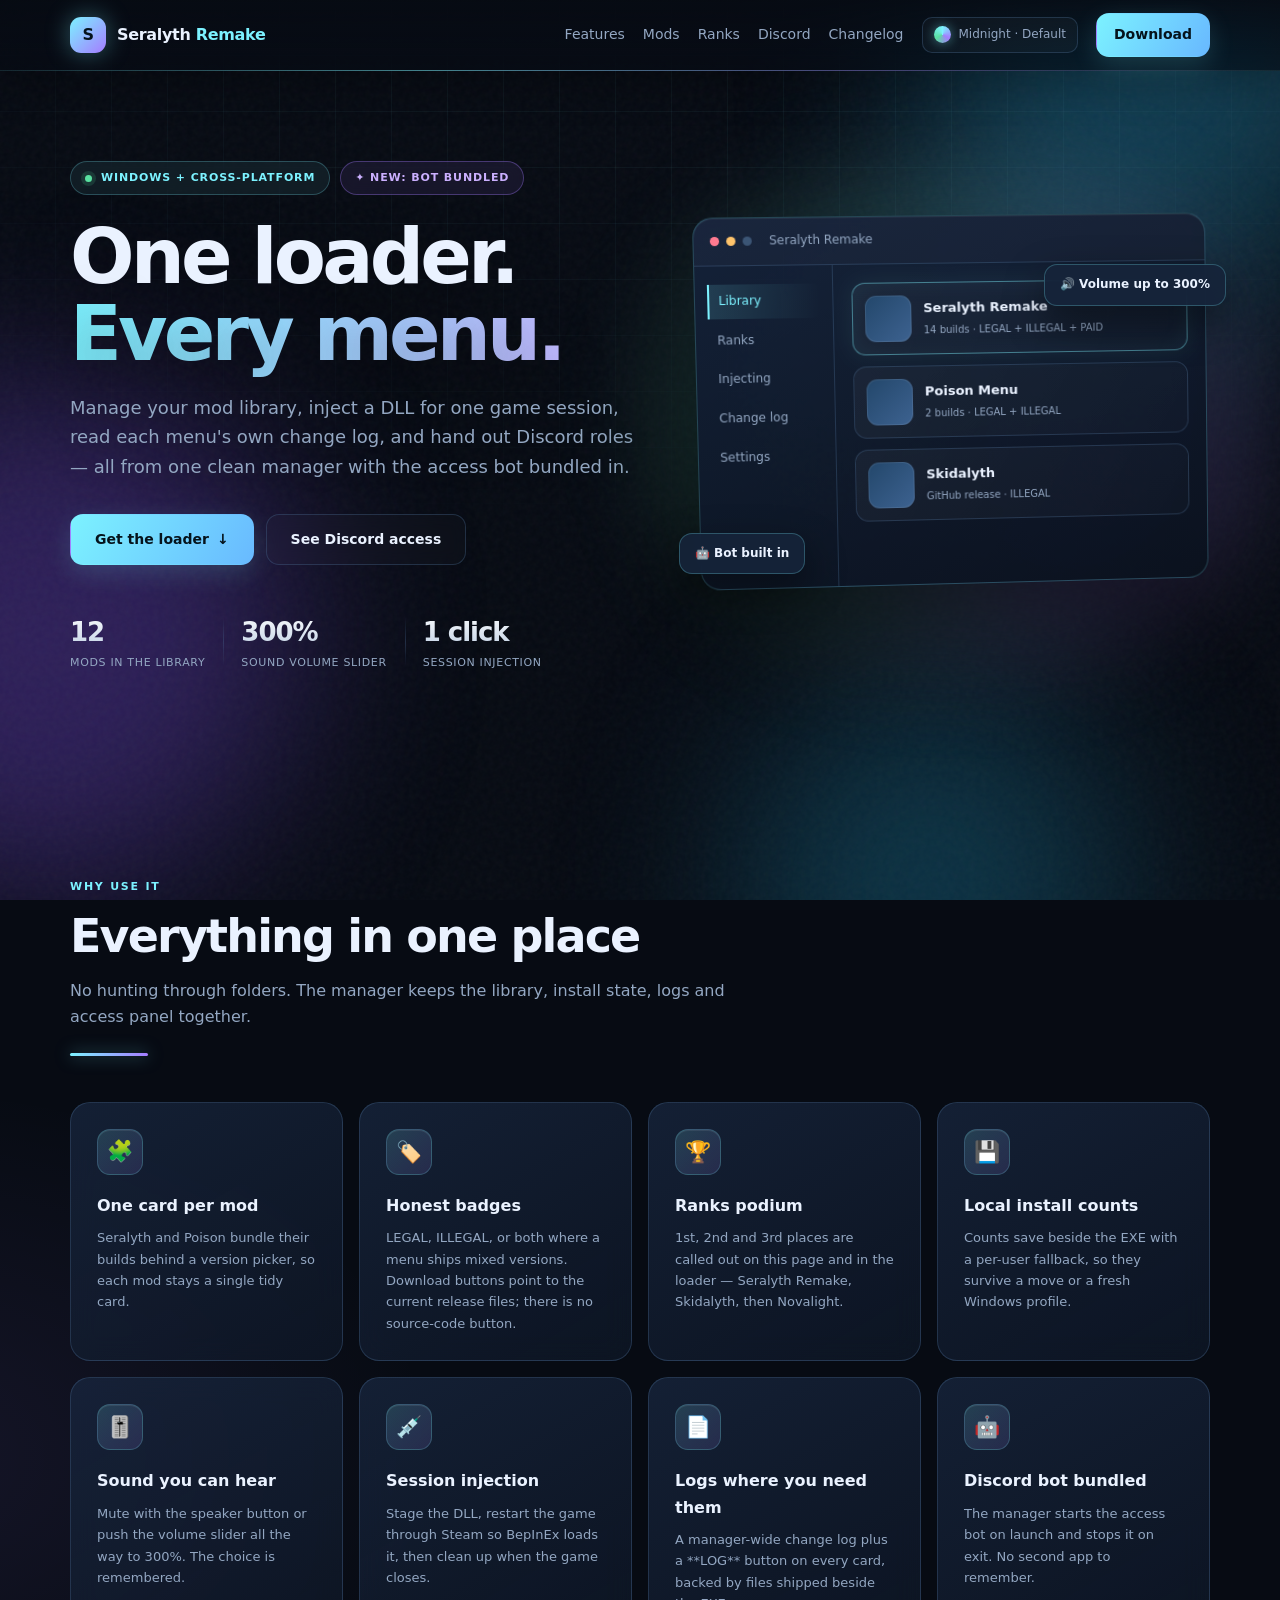
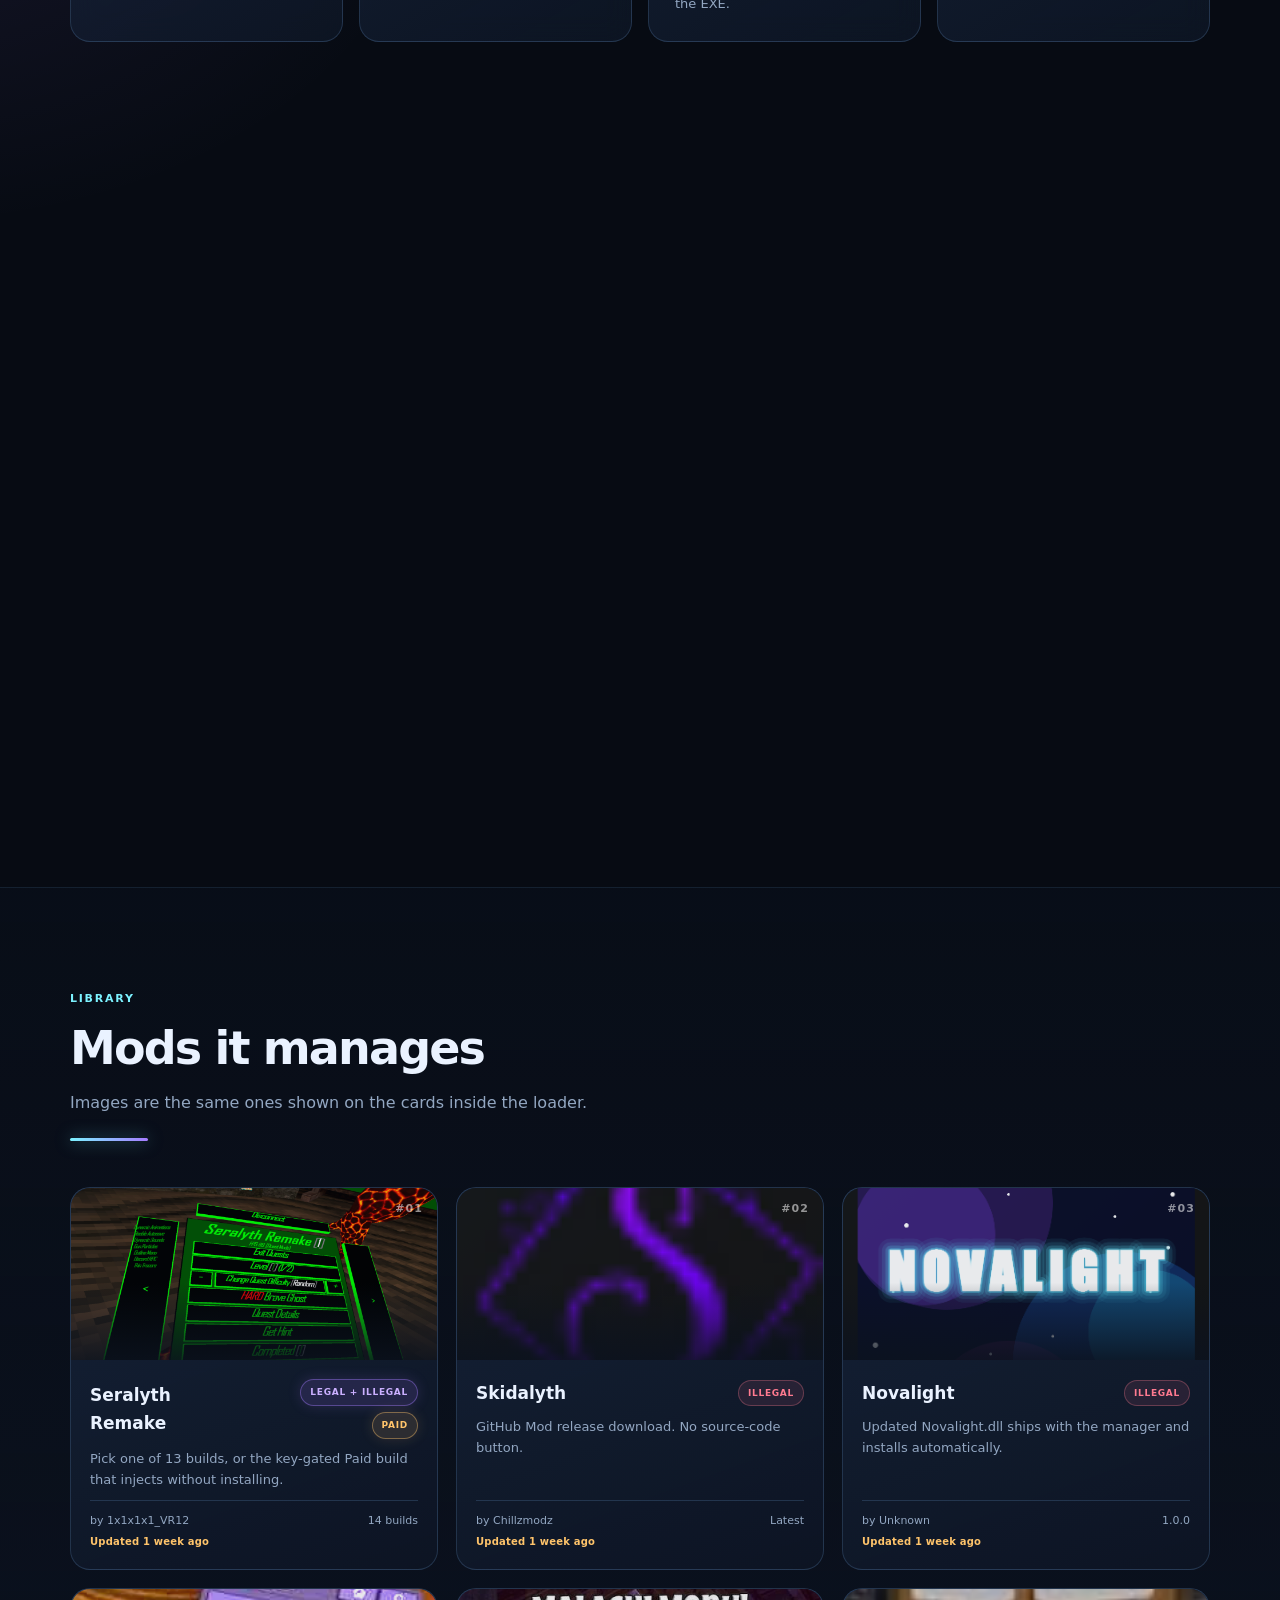
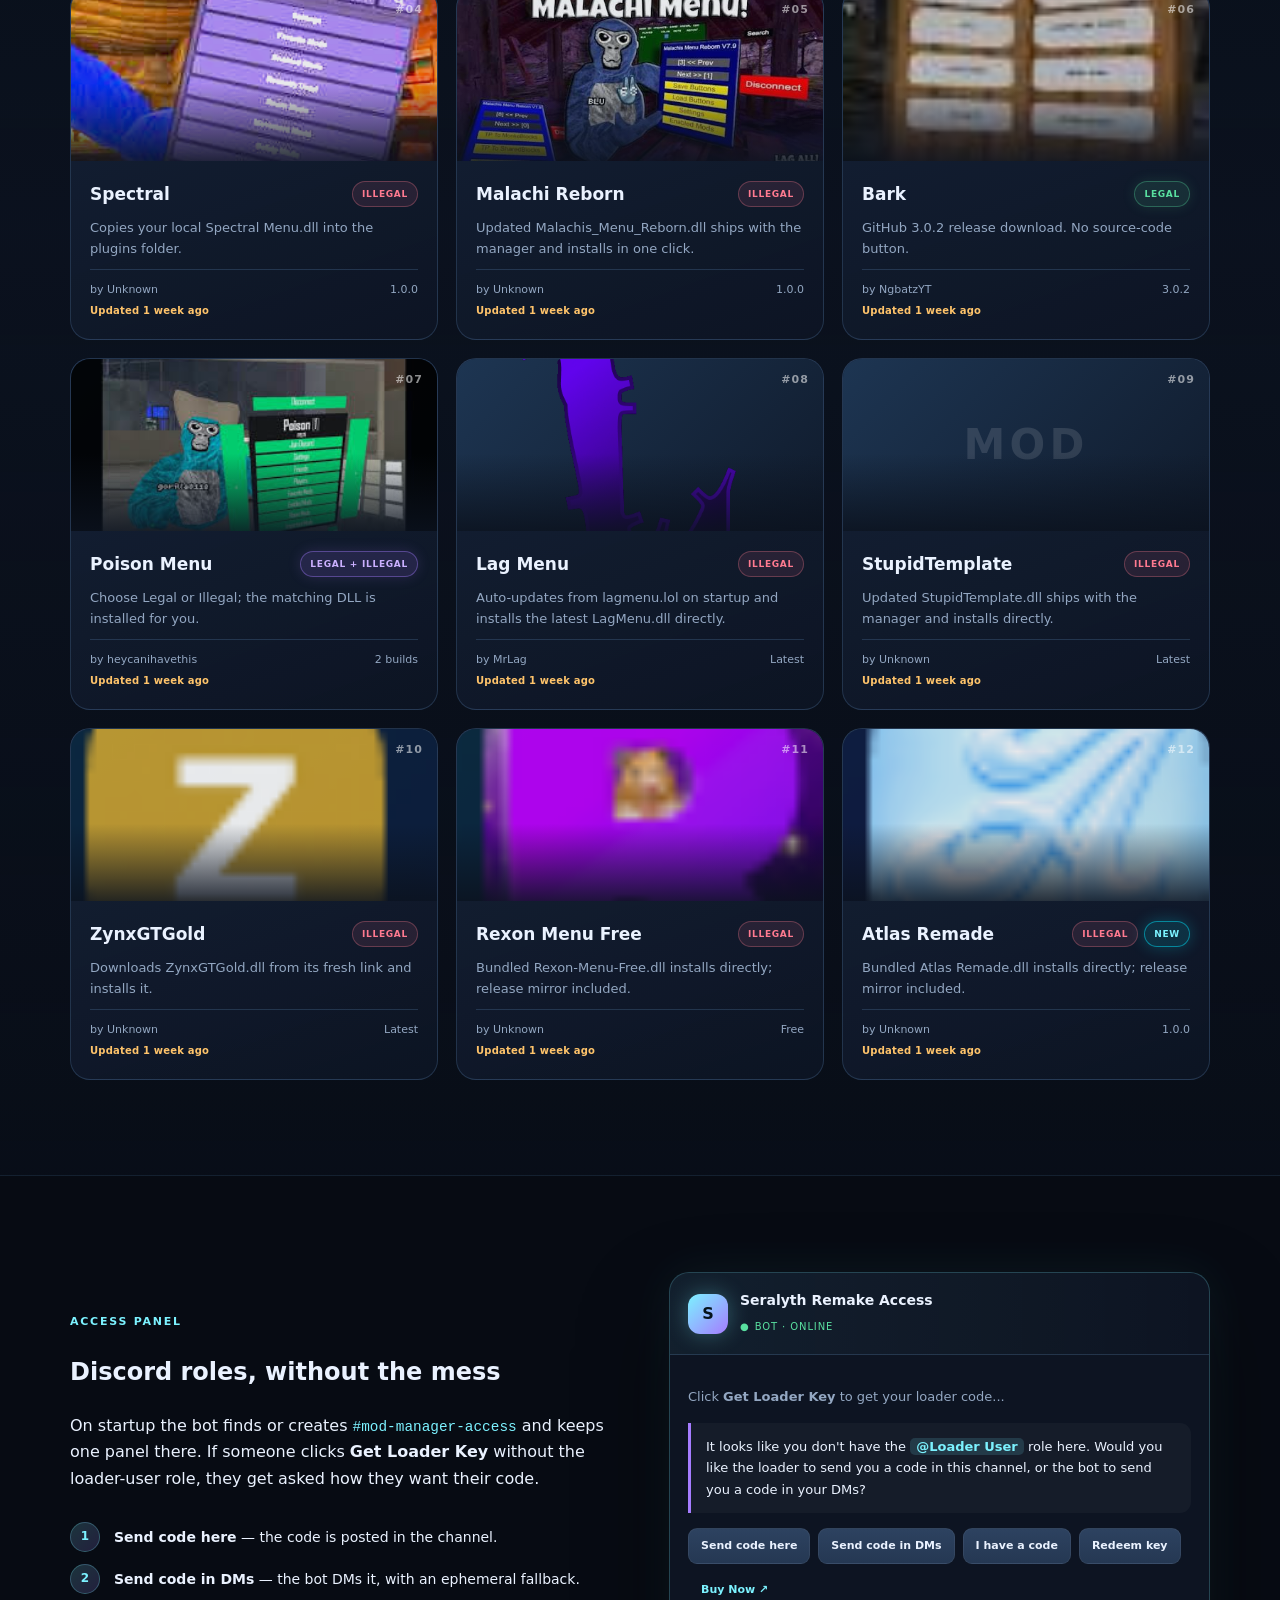
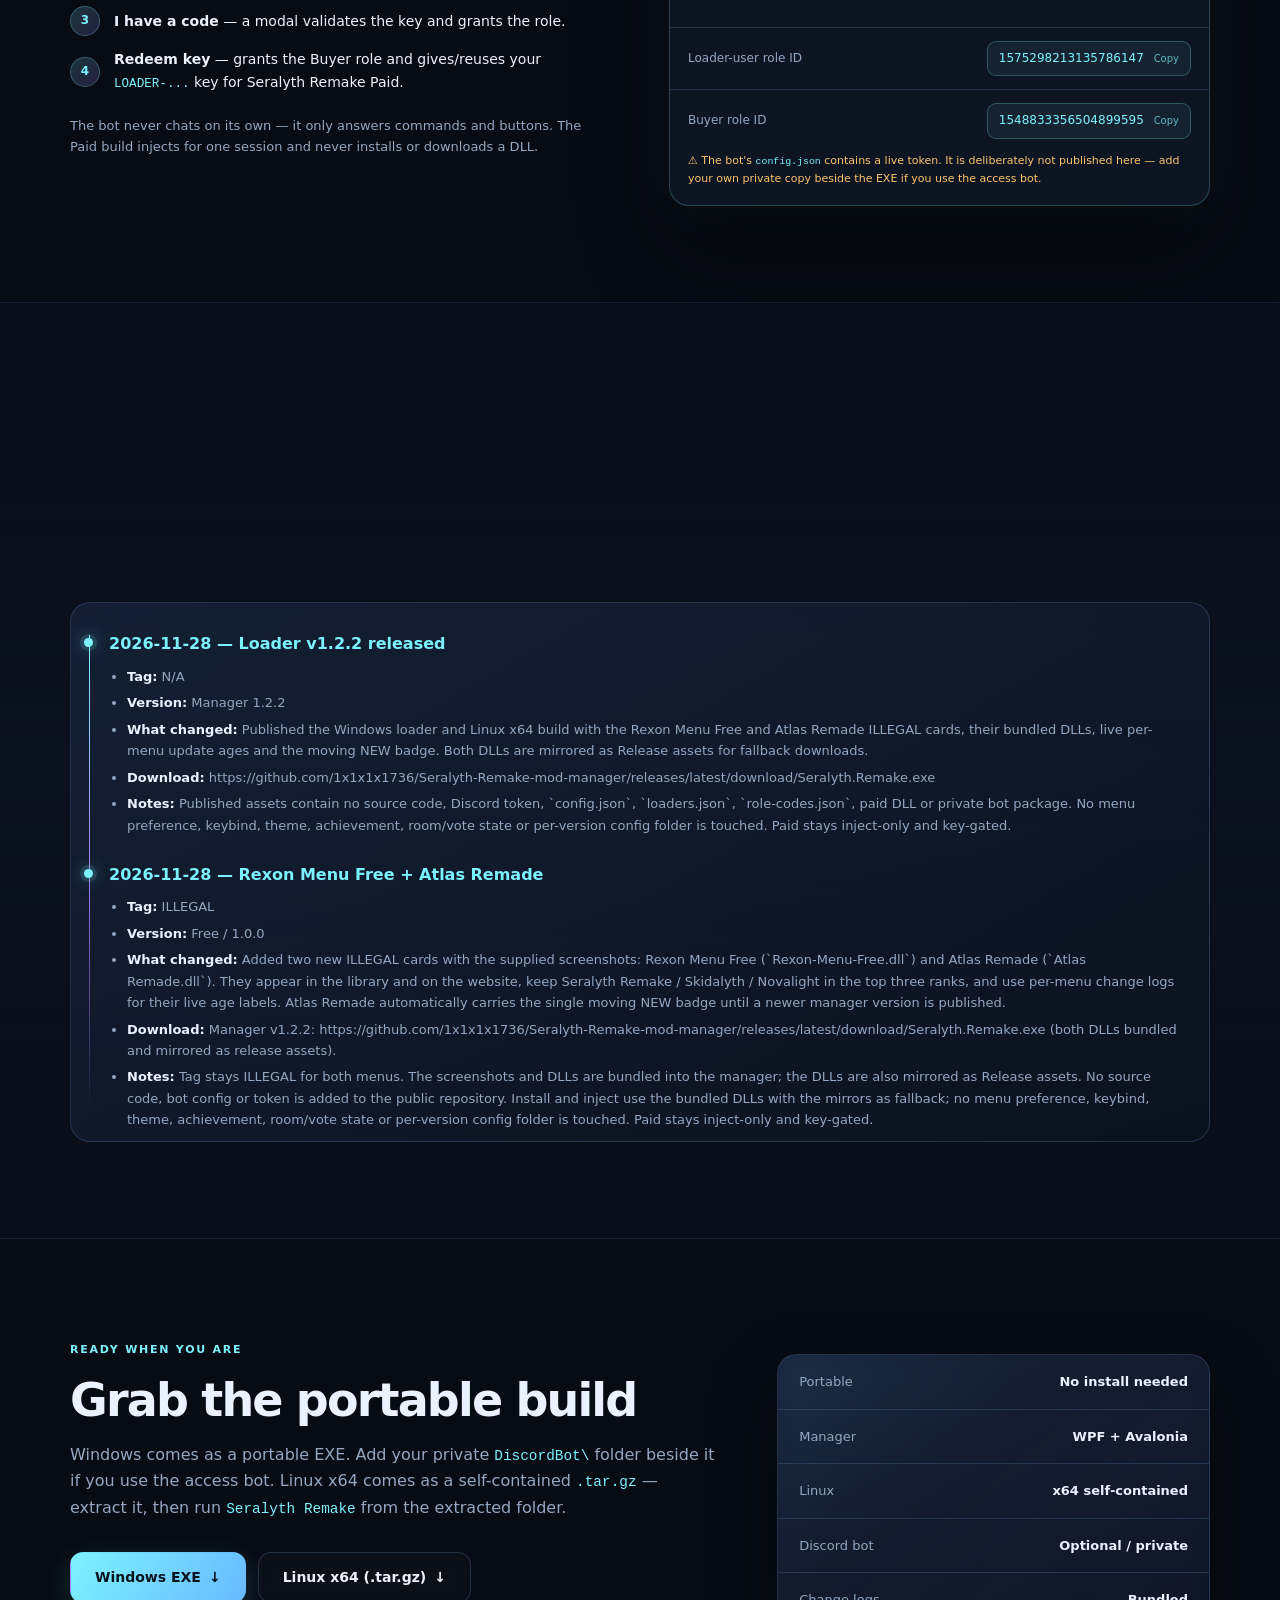
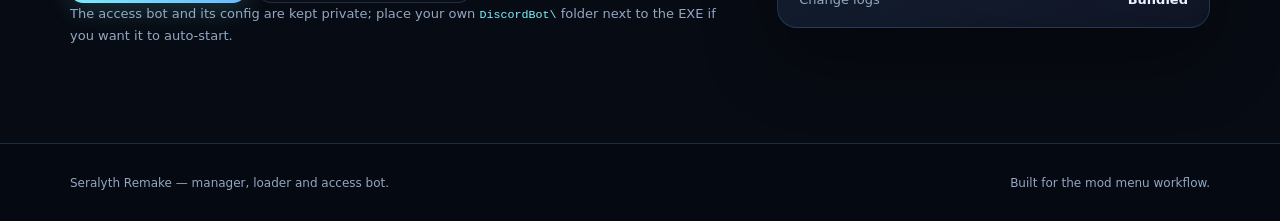
<file: index.html>
<!doctype html>
<html lang="en">
<head>
  <meta charset="utf-8" />
  <meta name="viewport" content="width=device-width, initial-scale=1" />
  <meta name="description" content="Seralyth Remake Mod Manager — one loader for your menus, injected sessions, per-menu logs and a bundled Discord access bot." />
  <meta name="theme-color" content="#080d16" />
  <title>Seralyth Remake — Mod Manager &amp; Loader</title>
  <link rel="icon" href="data:image/svg+xml,%3Csvg xmlns='http://www.w3.org/2000/svg' viewBox='0 0 64 64'%3E%3Cdefs%3E%3ClinearGradient id='g' x1='0' y1='0' x2='1' y2='1'%3E%3Cstop stop-color='%237cf2ff'/%3E%3Cstop offset='1' stop-color='%23a57cff'/%3E%3C/linearGradient%3E%3C/defs%3E%3Crect width='64' height='64' rx='18' fill='url(%23g)'/%3E%3Ctext x='32' y='44' font-family='Segoe UI' font-size='38' font-weight='800' text-anchor='middle' fill='%2307111d'%3ES%3C/text%3E%3C/svg%3E" />
  <link rel="stylesheet" href="styles.css?v=v1-2-2" />
  <script src="script.js?v=v1-2-2" defer></script>
</head>
<body>
  <a class="skip-link" href="#main">Skip to content</a>
  <div class="scroll-progress" id="scrollProgress" aria-hidden="true"></div>
  <div class="cursor-glow" id="cursorGlow" aria-hidden="true"></div>
  <div class="ambient" aria-hidden="true">
    <span class="orb orb-a"></span><span class="orb orb-b"></span><span class="orb orb-c"></span>
    <span class="grid-layer"></span><span class="noise-layer"></span>
  </div>

  <header class="topbar">
    <div class="wrap topbar-inner">
      <a class="brand" href="#top" aria-label="Seralyth Remake home">
        <span class="brand-mark">S</span>
        <span>Seralyth <b>Remake</b></span>
      </a>

      <button class="nav-toggle" id="navToggle" aria-label="Toggle menu" aria-expanded="false">☰</button>

      <nav class="nav" id="nav">
        <a href="#features">Features</a>
        <a href="#mods">Mods</a>
        <a href="#ranks">Ranks</a>
        <a href="#discord">Discord</a>
        <a href="#changelog">Changelog</a>
        <div class="theme-picker" id="themePicker">
          <button class="theme-button" id="themeToggle" type="button" aria-haspopup="true" aria-expanded="false">
            <span class="theme-icon" aria-hidden="true"></span>
            <span id="themeLabel">Midnight · Default</span>
          </button>
          <div class="theme-menu" id="themeMenu" role="menu" aria-label="Website design">
            <div class="theme-menu-label">Colours</div>
            <button type="button" role="menuitemradio" data-theme="midnight" aria-checked="true"><span class="theme-swatch swatch-midnight"></span>Midnight</button>
            <button type="button" role="menuitemradio" data-theme="ember" aria-checked="false"><span class="theme-swatch swatch-ember"></span>Ember</button>
            <button type="button" role="menuitemradio" data-theme="matrix" aria-checked="false"><span class="theme-swatch swatch-matrix"></span>Matrix</button>
            <button type="button" role="menuitemradio" data-theme="rose" aria-checked="false"><span class="theme-swatch swatch-rose"></span>Rose</button>
            <button type="button" role="menuitemradio" data-theme="arctic" aria-checked="false"><span class="theme-swatch swatch-arctic"></span>Arctic</button>
            <div class="theme-menu-divider"></div>
            <div class="theme-menu-label">Layout</div>
            <button type="button" role="menuitemradio" data-layout="default" aria-checked="true"><span class="layout-swatch layout-default"></span>Default</button>
            <button type="button" role="menuitemradio" data-layout="compact" aria-checked="false"><span class="layout-swatch layout-compact"></span>Compact</button>
            <button type="button" role="menuitemradio" data-layout="glassy" aria-checked="false"><span class="layout-swatch layout-glassy"></span>Glassy</button>
            <button type="button" role="menuitemradio" data-layout="bold" aria-checked="false"><span class="layout-swatch layout-bold"></span>Bold</button>
          </div>
          <div class="theme-tooltip" id="themeTip" role="tooltip" aria-hidden="true">
            <div class="theme-tooltip-title" id="themeTipTitle"></div>
            <div class="theme-tooltip-body" id="themeTipBody"></div>
            <div class="theme-tooltip-swatches" id="themeTipSwatches"></div>
          </div>
        </div>
        <a class="btn btn-sm" href="#download">Download</a>
      </nav>
    </div>
  </header>

  <main id="main">
    <section class="hero" id="top">
      <div class="wrap hero-grid">
        <div class="hero-copy">
          <div class="pills">
            <span class="pill"><span class="dot"></span> Windows + cross-platform</span>
            <span class="pill pill-purple">✦ New: bot bundled</span>
          </div>
          <h1>One loader.<br /><span>Every menu.</span></h1>
          <p class="lead">
            Manage your mod library, inject a DLL for one game session, read each menu's own change log,
            and hand out Discord roles — all from one clean manager with the access bot bundled in.
          </p>
          <div class="hero-actions">
            <a class="btn" href="#download">Get the loader <span aria-hidden="true">↓</span></a>
            <a class="btn btn-ghost" href="#discord">See Discord access</a>
          </div>
          <div class="hero-stats">
            <div><strong>12</strong><span>mods in the library</span></div>
            <div><strong>300%</strong><span>sound volume slider</span></div>
            <div><strong>1 click</strong><span>session injection</span></div>
          </div>
        </div>

        <div class="hero-art" aria-hidden="true">
          <div class="art-window">
            <div class="art-titlebar"><i></i><i></i><i></i><span>Seralyth Remake</span></div>
            <div class="art-body">
              <aside>
                <span class="active">Library</span><span>Ranks</span><span>Injecting</span><span>Change log</span><span>Settings</span>
              </aside>
              <div class="art-cards">
                <div class="art-card featured"><span class="art-thumb"></span><b>Seralyth Remake</b><small>14 builds · LEGAL + ILLEGAL + PAID</small></div>
                <div class="art-card"><span class="art-thumb"></span><b>Poison Menu</b><small>2 builds · LEGAL + ILLEGAL</small></div>
                <div class="art-card"><span class="art-thumb"></span><b>Skidalyth</b><small>GitHub release · ILLEGAL</small></div>
              </div>
            </div>
          </div>
          <div class="float-chip chip-one">🔊 Volume up to 300%</div>
          <div class="float-chip chip-two">🤖 Bot built in</div>
        </div>
      </div>
    </section>

    <section class="section" id="features">
      <div class="wrap">
        <div class="section-head">
          <span class="eyebrow">Why use it</span>
          <h2>Everything in one place</h2>
          <p>No hunting through folders. The manager keeps the library, install state, logs and access panel together.</p>
        </div>

        <div class="feature-grid">
          <article class="feature">
            <div class="icon">🧩</div>
            <h3>One card per mod</h3>
            <p>Seralyth and Poison bundle their builds behind a version picker, so each mod stays a single tidy card.</p>
          </article>
          <article class="feature">
            <div class="icon">🏷️</div>
            <h3>Honest badges</h3>
            <p>LEGAL, ILLEGAL, or both where a menu ships mixed versions. Download buttons point to the current release files; there is no source-code button.</p>
          </article>
          <article class="feature">
            <div class="icon">🏆</div>
            <h3>Ranks podium</h3>
            <p>1st, 2nd and 3rd places are called out on this page and in the loader — Seralyth Remake, Skidalyth, then Novalight.</p>
          </article>
          <article class="feature">
            <div class="icon">💾</div>
            <h3>Local install counts</h3>
            <p>Counts save beside the EXE with a per-user fallback, so they survive a move or a fresh Windows profile.</p>
          </article>
          <article class="feature">
            <div class="icon">🎚️</div>
            <h3>Sound you can hear</h3>
            <p>Mute with the speaker button or push the volume slider all the way to 300%. The choice is remembered.</p>
          </article>
          <article class="feature">
            <div class="icon">💉</div>
            <h3>Session injection</h3>
            <p>Stage the DLL, restart the game through Steam so BepInEx loads it, then clean up when the game closes.</p>
          </article>
          <article class="feature">
            <div class="icon">📄</div>
            <h3>Logs where you need them</h3>
            <p>A manager-wide change log plus a **LOG** button on every card, backed by files shipped beside the EXE.</p>
          </article>
          <article class="feature">
            <div class="icon">🤖</div>
            <h3>Discord bot bundled</h3>
            <p>The manager starts the access bot on launch and stops it on exit. No second app to remember.</p>
          </article>
        </div>
      </div>
    </section>

    <section class="section" id="ranks">
      <div class="wrap">
        <div class="section-head">
          <span class="eyebrow">Ranks</span>
          <h2>Top three</h2>
          <p>The same 1st, 2nd and 3rd places shown in the loader's Ranks page.</p>
        </div>
        <div class="podium" id="podium"></div>
      </div>
    </section>

    <section class="section section-alt" id="mods">
      <div class="wrap">
        <div class="section-head">
          <span class="eyebrow">Library</span>
          <h2>Mods it manages</h2>
          <p>Images are the same ones shown on the cards inside the loader.</p>
        </div>
        <div class="mod-grid" id="modGrid"></div>
      </div>
    </section>

    <section class="section" id="discord">
      <div class="wrap discord-grid">
        <div>
          <span class="eyebrow">Access panel</span>
          <h2>Discord roles, without the mess</h2>
          <p>
            On startup the bot finds or creates <code>#mod-manager-access</code> and keeps one panel there.
            If someone clicks <b>Get Loader Key</b> without the loader-user role, they get asked how they want their code.
          </p>
          <ol class="steps">
            <li><span>1</span><div><b>Send code here</b> — the code is posted in the channel.</div></li>
            <li><span>2</span><div><b>Send code in DMs</b> — the bot DMs it, with an ephemeral fallback.</div></li>
            <li><span>3</span><div><b>I have a code</b> — a modal validates the key and grants the role.</div></li>
            <li><span>4</span><div><b>Redeem key</b> — grants the Buyer role and gives/reuses your <code>LOADER-...</code> key for Seralyth Remake Paid.</div></li>
          </ol>
          <p class="muted">The bot never chats on its own — it only answers commands and buttons. The Paid build injects for one session and never installs or downloads a DLL.</p>
        </div>

        <div class="panel-card">
          <div class="panel-head"><span class="bot-avatar">S</span><div><b>Seralyth Remake Access</b><small>BOT · ONLINE</small></div></div>
          <div class="panel-body">
            <p>Click <b>Get Loader Key</b> to get your loader code...</p>
            <div class="panel-line">It looks like you don't have the <span class="mention">@Loader User</span> role here. Would you like the loader to send you a code in this channel, or the bot to send you a code in your DMs?</div>
            <div class="panel-buttons">
              <span>Send code here</span><span>Send code in DMs</span>
              <span>I have a code</span><span>Redeem key</span><span class="link">Buy Now ↗</span>
            </div>
          </div>
          <div class="role-row">
            <span>Loader-user role ID</span>
            <button class="copy" id="copyRole" type="button">1575298213135786147 <small>Copy</small></button>
          </div>
          <div class="role-row">
            <span>Buyer role ID</span>
            <button class="copy" id="copyBuyerRole" type="button">1548833356504899595 <small>Copy</small></button>
          </div>
          <p class="warning">⚠️ The bot's <code>config.json</code> contains a live token. It is deliberately not published here — add your own private copy beside the EXE if you use the access bot.</p>
        </div>
      </div>
    </section>

    <section class="section section-alt" id="changelog">
      <div class="wrap">
        <div class="section-head">
          <span class="eyebrow">What's new</span>
          <h2>Change log</h2>
          <p>Newest entries first, straight from the project's <code>CHANGELOG.md</code>.</p>
        </div>
        <div class="changelog" id="changelogBody">Loading change log…</div>
      </div>
    </section>

    <section class="section download" id="download">
      <div class="wrap download-inner">
        <div>
          <span class="eyebrow">Ready when you are</span>
          <h2>Grab the portable build</h2>
          <p>
            Windows comes as a portable EXE. Add your private <code>DiscordBot\</code> folder beside it
            if you use the access bot. Linux x64 comes as a self-contained <code>.tar.gz</code> — extract it,
            then run <code>Seralyth Remake</code> from the extracted folder.
          </p>
          <div class="download-actions">
            <a class="btn" id="downloadBtn" href="https://github.com/1x1x1x1736/Seralyth-Remake-mod-manager/releases/latest/download/Seralyth.Remake.exe">Windows EXE <span aria-hidden="true">↓</span></a>
            <a class="btn btn-ghost" id="downloadLinuxBtn" href="https://github.com/1x1x1x1736/Seralyth-Remake-mod-manager/releases/latest/download/Seralyth.Remake.Linux.x64.tar.gz">Linux x64 (.tar.gz) <span aria-hidden="true">↓</span></a>
          </div>
          <p class="muted">The access bot and its config are kept private; place your own <code>DiscordBot\</code> folder next to the EXE if you want it to auto-start.</p>
          <p class="notice" id="downloadNotice" hidden></p>
        </div>
        <div class="download-card">
          <div class="line"><span>Portable</span><b>No install needed</b></div>
          <div class="line"><span>Manager</span><b>WPF + Avalonia</b></div>
          <div class="line"><span>Linux</span><b>x64 self-contained</b></div>
          <div class="line"><span>Discord bot</span><b>Optional / private</b></div>
          <div class="line"><span>Change logs</span><b>Bundled</b></div>
        </div>
      </div>
    </section>
  </main>

  <button class="to-top" id="toTop" type="button" aria-label="Back to top">↑</button>

  <footer>
    <div class="wrap footer-inner">
      <span>Seralyth Remake — manager, loader and access bot.</span>
      <span>Built for the mod menu workflow.</span>
    </div>
  </footer>
</body>
</html>
</file>
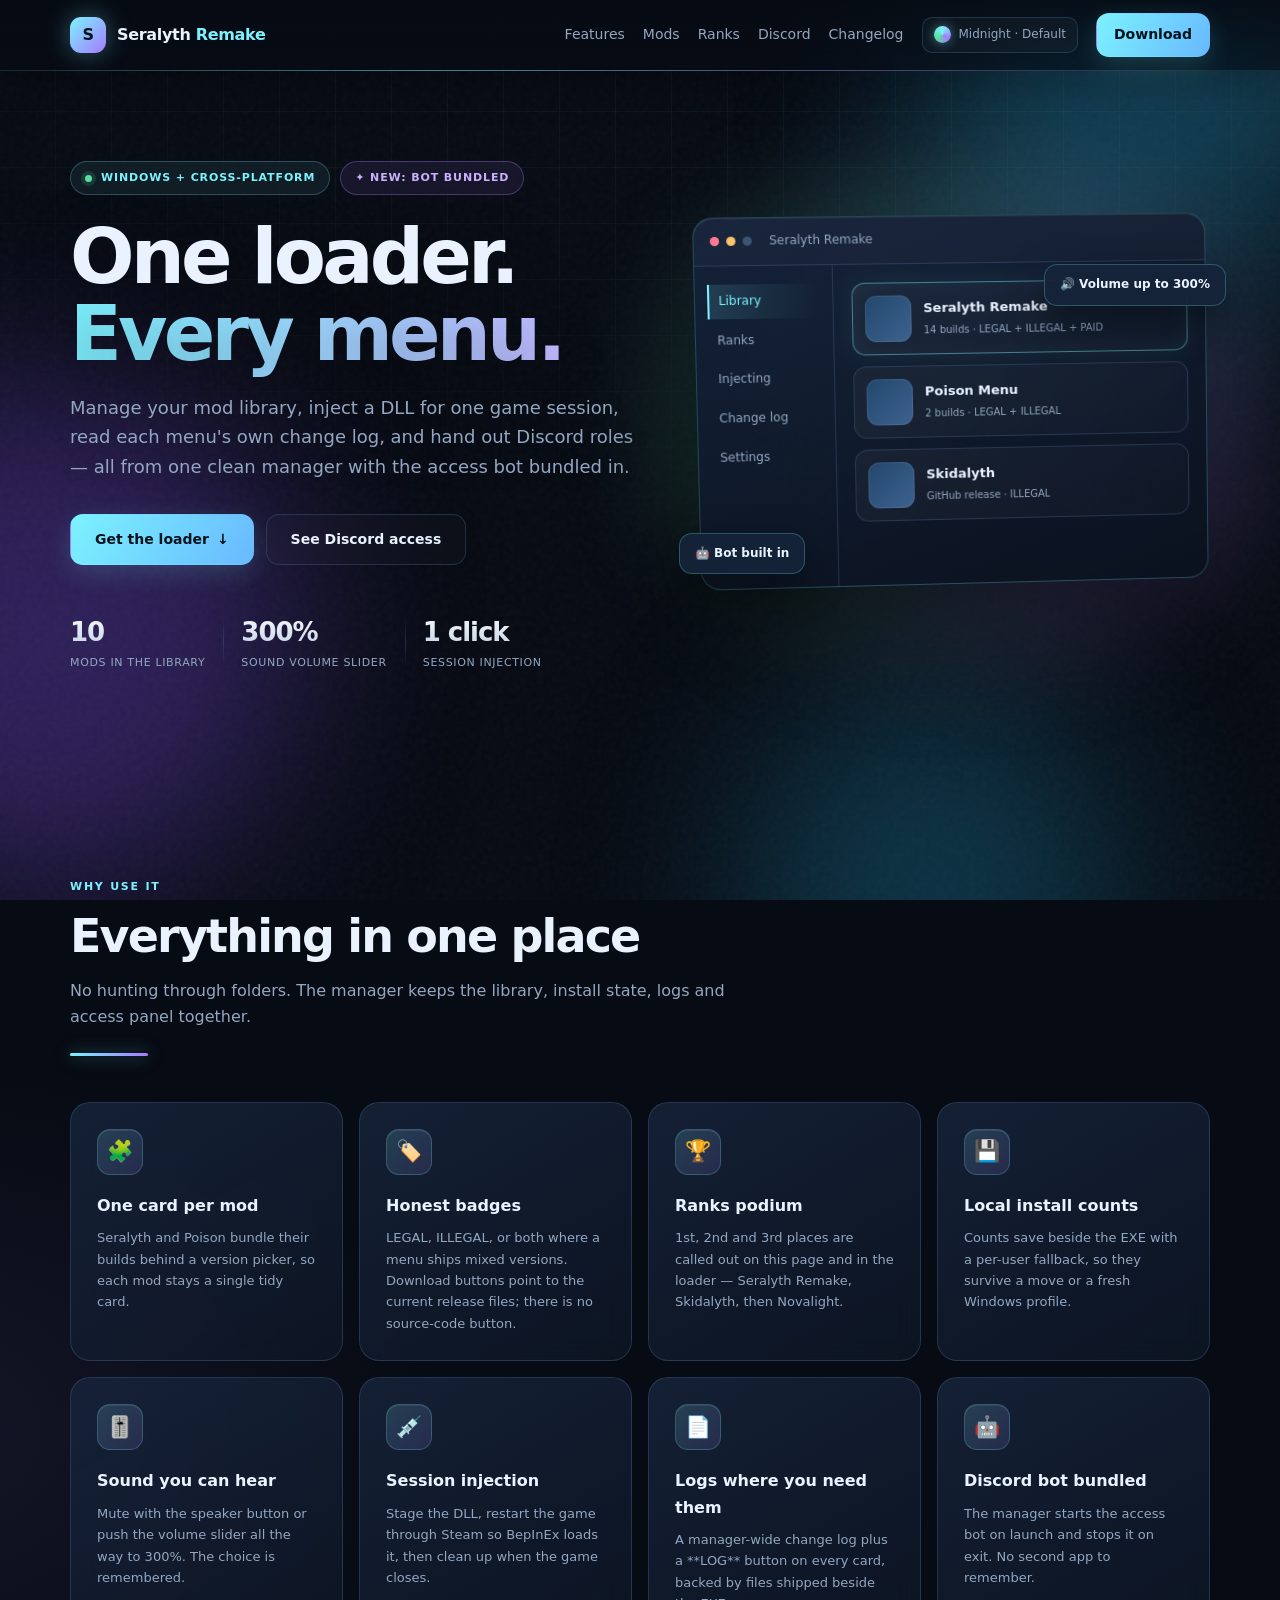
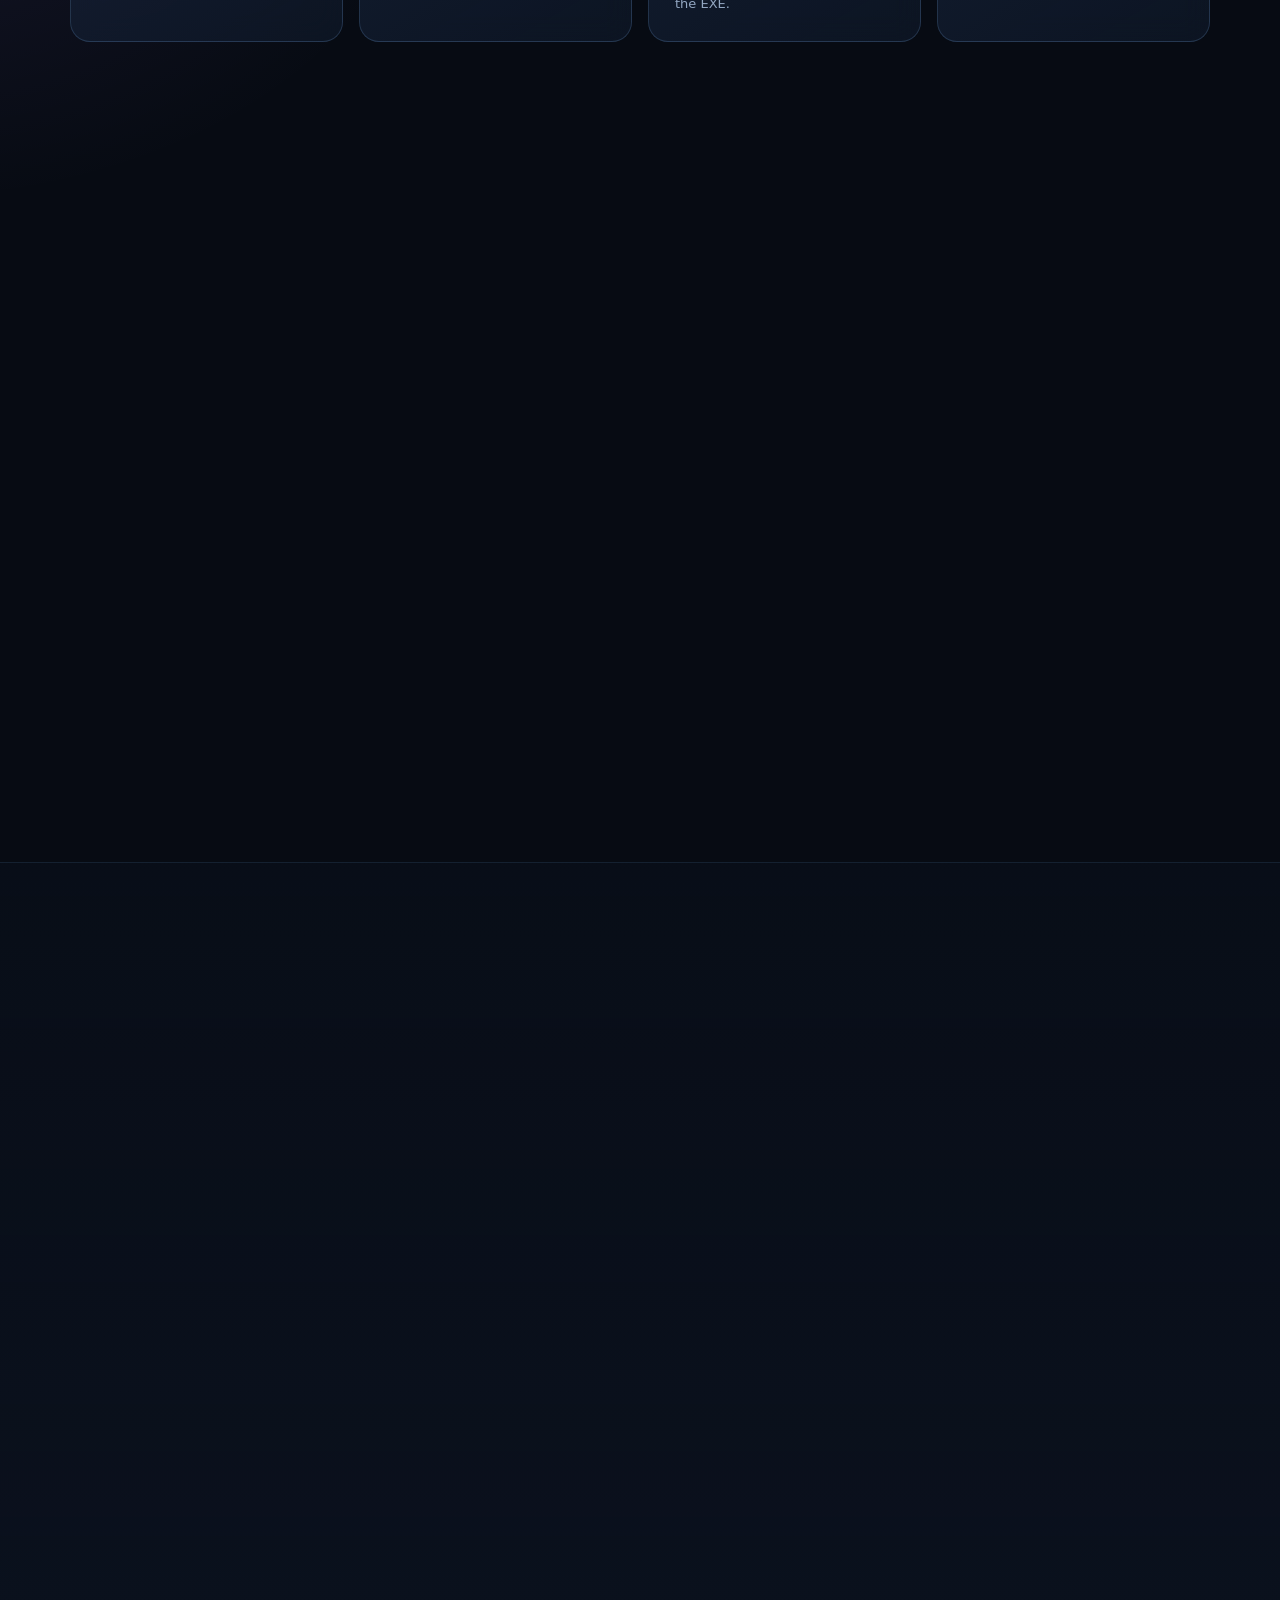
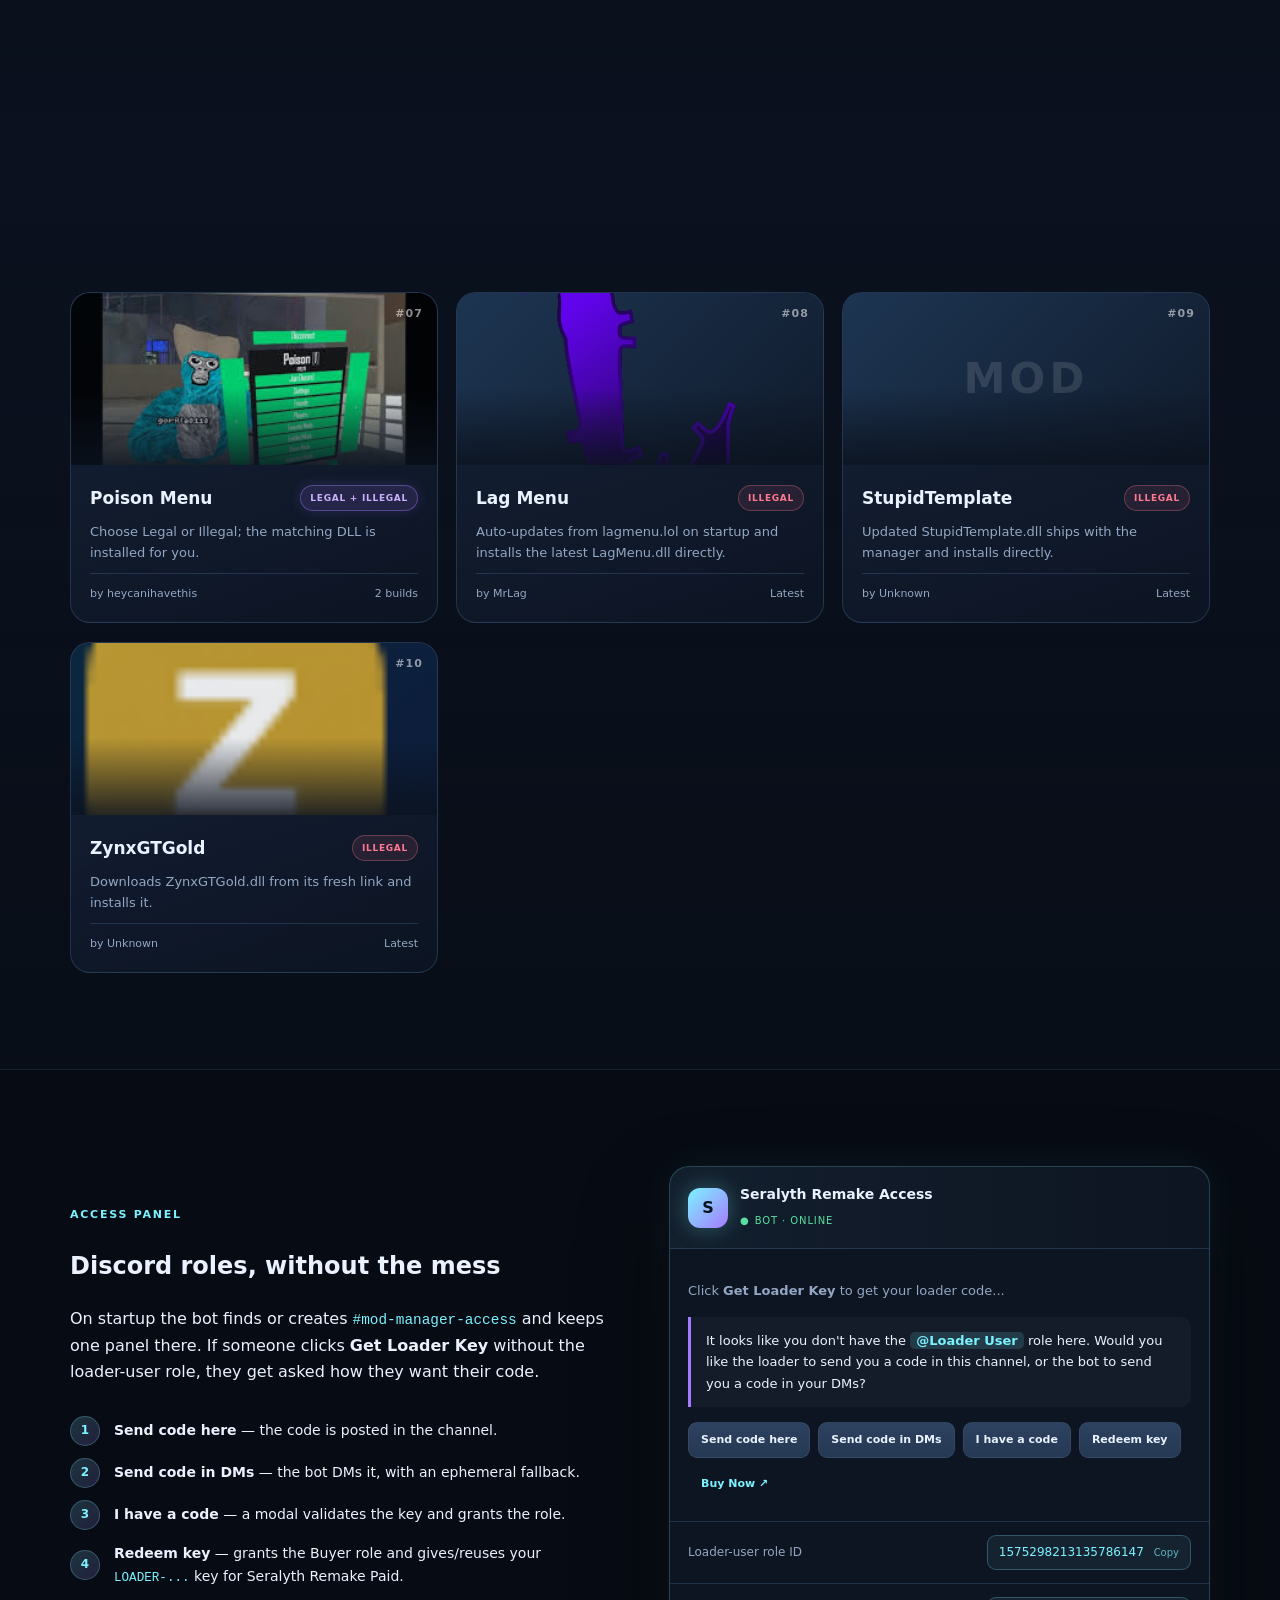
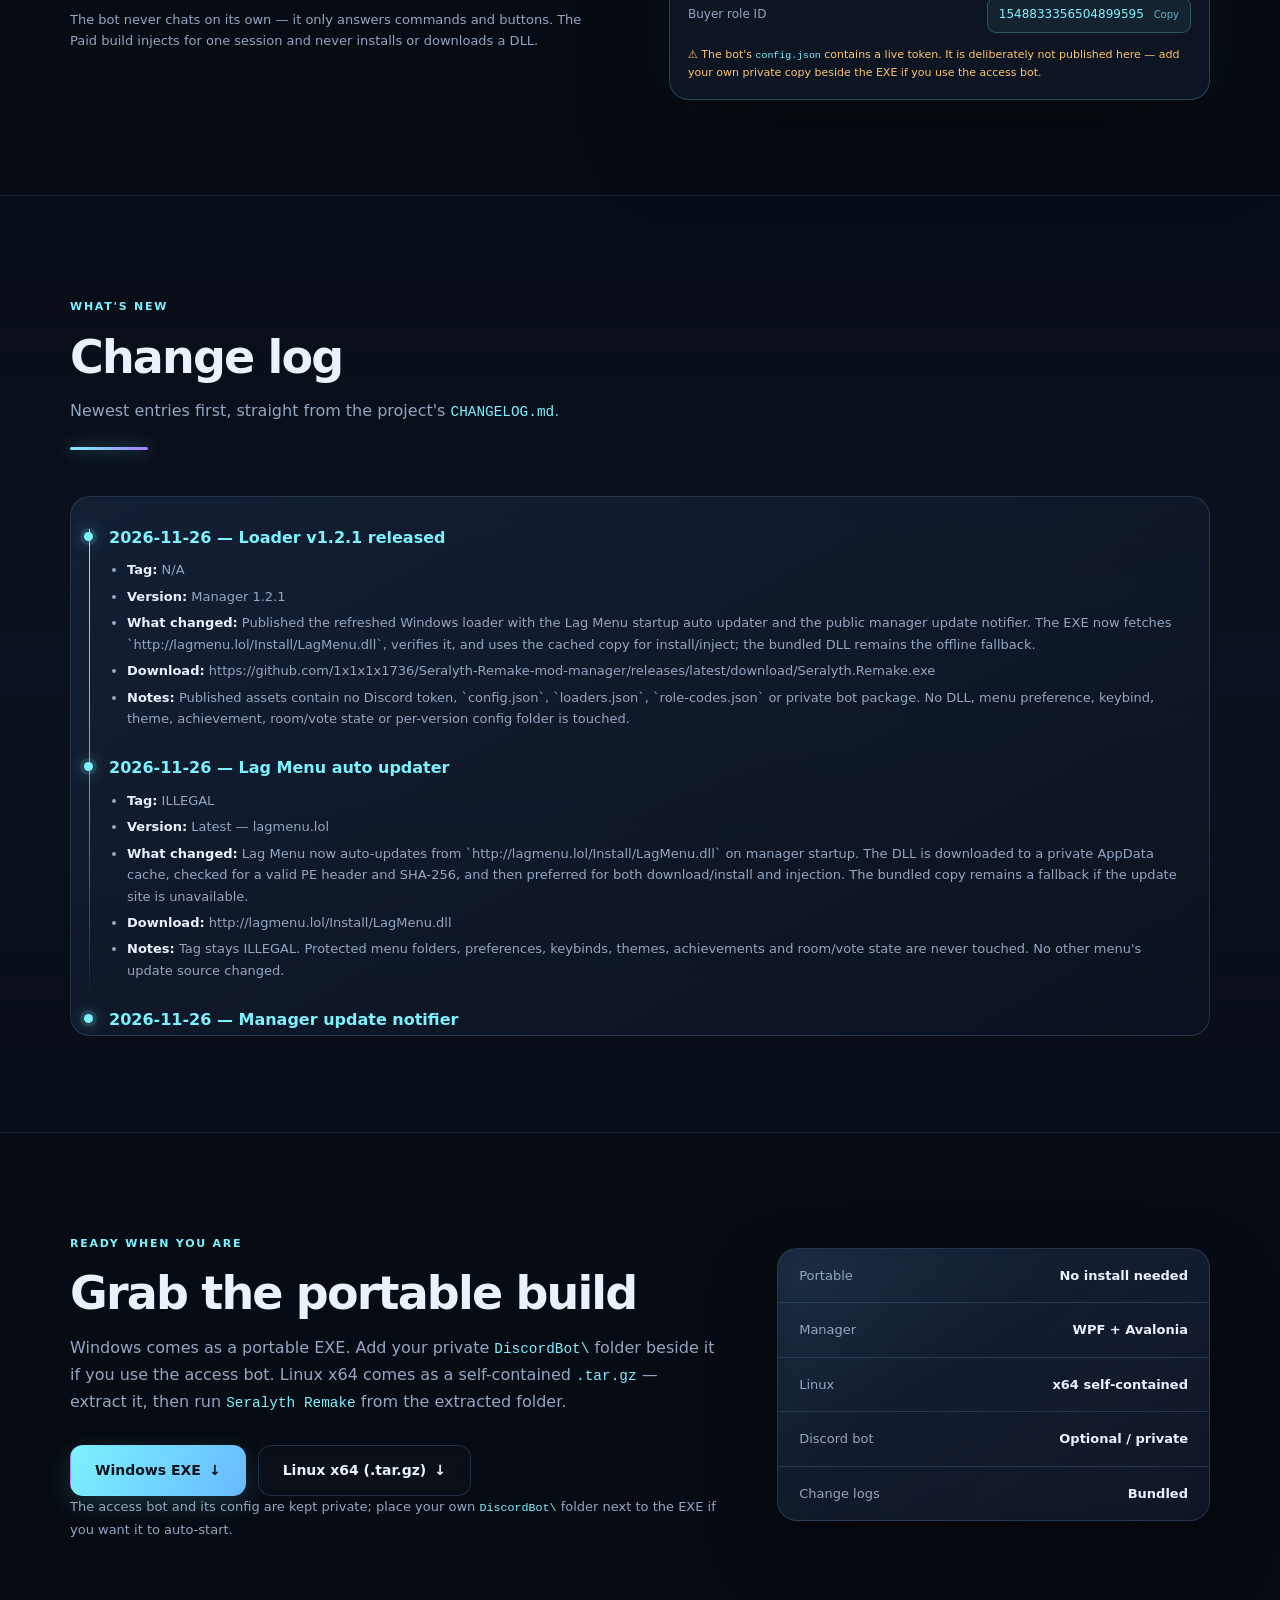
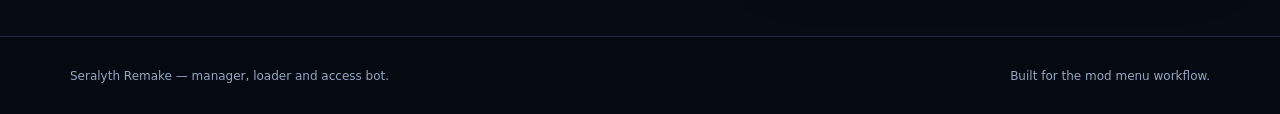
<file: Website/index.html>
<!doctype html>
<html lang="en">
<head>
  <meta charset="utf-8" />
  <meta name="viewport" content="width=device-width, initial-scale=1" />
  <meta name="description" content="Seralyth Remake Mod Manager — one loader for your menus, injected sessions, per-menu logs and a bundled Discord access bot." />
  <meta name="theme-color" content="#080d16" />
  <title>Seralyth Remake — Mod Manager &amp; Loader</title>
  <link rel="icon" href="data:image/svg+xml,%3Csvg xmlns='http://www.w3.org/2000/svg' viewBox='0 0 64 64'%3E%3Cdefs%3E%3ClinearGradient id='g' x1='0' y1='0' x2='1' y2='1'%3E%3Cstop stop-color='%237cf2ff'/%3E%3Cstop offset='1' stop-color='%23a57cff'/%3E%3C/linearGradient%3E%3C/defs%3E%3Crect width='64' height='64' rx='18' fill='url(%23g)'/%3E%3Ctext x='32' y='44' font-family='Segoe UI' font-size='38' font-weight='800' text-anchor='middle' fill='%2307111d'%3ES%3C/text%3E%3C/svg%3E" />
  <link rel="stylesheet" href="styles.css?v=83021ba" />
  <script src="script.js?v=83021ba" defer></script>
</head>
<body>
  <a class="skip-link" href="#main">Skip to content</a>
  <div class="scroll-progress" id="scrollProgress" aria-hidden="true"></div>
  <div class="cursor-glow" id="cursorGlow" aria-hidden="true"></div>
  <div class="ambient" aria-hidden="true">
    <span class="orb orb-a"></span><span class="orb orb-b"></span><span class="orb orb-c"></span>
    <span class="grid-layer"></span><span class="noise-layer"></span>
  </div>

  <header class="topbar">
    <div class="wrap topbar-inner">
      <a class="brand" href="#top" aria-label="Seralyth Remake home">
        <span class="brand-mark">S</span>
        <span>Seralyth <b>Remake</b></span>
      </a>

      <button class="nav-toggle" id="navToggle" aria-label="Toggle menu" aria-expanded="false">☰</button>

      <nav class="nav" id="nav">
        <a href="#features">Features</a>
        <a href="#mods">Mods</a>
        <a href="#ranks">Ranks</a>
        <a href="#discord">Discord</a>
        <a href="#changelog">Changelog</a>
        <div class="theme-picker" id="themePicker">
          <button class="theme-button" id="themeToggle" type="button" aria-haspopup="true" aria-expanded="false">
            <span class="theme-icon" aria-hidden="true"></span>
            <span id="themeLabel">Midnight · Default</span>
          </button>
          <div class="theme-menu" id="themeMenu" role="menu" aria-label="Website design">
            <div class="theme-menu-label">Colours</div>
            <button type="button" role="menuitemradio" data-theme="midnight" aria-checked="true"><span class="theme-swatch swatch-midnight"></span>Midnight</button>
            <button type="button" role="menuitemradio" data-theme="ember" aria-checked="false"><span class="theme-swatch swatch-ember"></span>Ember</button>
            <button type="button" role="menuitemradio" data-theme="matrix" aria-checked="false"><span class="theme-swatch swatch-matrix"></span>Matrix</button>
            <button type="button" role="menuitemradio" data-theme="rose" aria-checked="false"><span class="theme-swatch swatch-rose"></span>Rose</button>
            <button type="button" role="menuitemradio" data-theme="arctic" aria-checked="false"><span class="theme-swatch swatch-arctic"></span>Arctic</button>
            <div class="theme-menu-divider"></div>
            <div class="theme-menu-label">Layout</div>
            <button type="button" role="menuitemradio" data-layout="default" aria-checked="true"><span class="layout-swatch layout-default"></span>Default</button>
            <button type="button" role="menuitemradio" data-layout="compact" aria-checked="false"><span class="layout-swatch layout-compact"></span>Compact</button>
            <button type="button" role="menuitemradio" data-layout="glassy" aria-checked="false"><span class="layout-swatch layout-glassy"></span>Glassy</button>
            <button type="button" role="menuitemradio" data-layout="bold" aria-checked="false"><span class="layout-swatch layout-bold"></span>Bold</button>
          </div>
        </div>
        <a class="btn btn-sm" href="#download">Download</a>
      </nav>
    </div>
  </header>

  <main id="main">
    <section class="hero" id="top">
      <div class="wrap hero-grid">
        <div class="hero-copy">
          <div class="pills">
            <span class="pill"><span class="dot"></span> Windows + cross-platform</span>
            <span class="pill pill-purple">✦ New: bot bundled</span>
          </div>
          <h1>One loader.<br /><span>Every menu.</span></h1>
          <p class="lead">
            Manage your mod library, inject a DLL for one game session, read each menu's own change log,
            and hand out Discord roles — all from one clean manager with the access bot bundled in.
          </p>
          <div class="hero-actions">
            <a class="btn" href="#download">Get the loader <span aria-hidden="true">↓</span></a>
            <a class="btn btn-ghost" href="#discord">See Discord access</a>
          </div>
          <div class="hero-stats">
            <div><strong>10</strong><span>mods in the library</span></div>
            <div><strong>300%</strong><span>sound volume slider</span></div>
            <div><strong>1 click</strong><span>session injection</span></div>
          </div>
        </div>

        <div class="hero-art" aria-hidden="true">
          <div class="art-window">
            <div class="art-titlebar"><i></i><i></i><i></i><span>Seralyth Remake</span></div>
            <div class="art-body">
              <aside>
                <span class="active">Library</span><span>Ranks</span><span>Injecting</span><span>Change log</span><span>Settings</span>
              </aside>
              <div class="art-cards">
                <div class="art-card featured"><span class="art-thumb"></span><b>Seralyth Remake</b><small>14 builds · LEGAL + ILLEGAL + PAID</small></div>
                <div class="art-card"><span class="art-thumb"></span><b>Poison Menu</b><small>2 builds · LEGAL + ILLEGAL</small></div>
                <div class="art-card"><span class="art-thumb"></span><b>Skidalyth</b><small>GitHub release · ILLEGAL</small></div>
              </div>
            </div>
          </div>
          <div class="float-chip chip-one">🔊 Volume up to 300%</div>
          <div class="float-chip chip-two">🤖 Bot built in</div>
        </div>
      </div>
    </section>

    <section class="section" id="features">
      <div class="wrap">
        <div class="section-head">
          <span class="eyebrow">Why use it</span>
          <h2>Everything in one place</h2>
          <p>No hunting through folders. The manager keeps the library, install state, logs and access panel together.</p>
        </div>

        <div class="feature-grid">
          <article class="feature">
            <div class="icon">🧩</div>
            <h3>One card per mod</h3>
            <p>Seralyth and Poison bundle their builds behind a version picker, so each mod stays a single tidy card.</p>
          </article>
          <article class="feature">
            <div class="icon">🏷️</div>
            <h3>Honest badges</h3>
            <p>LEGAL, ILLEGAL, or both where a menu ships mixed versions. Download buttons point to the current release files; there is no source-code button.</p>
          </article>
          <article class="feature">
            <div class="icon">🏆</div>
            <h3>Ranks podium</h3>
            <p>1st, 2nd and 3rd places are called out on this page and in the loader — Seralyth Remake, Skidalyth, then Novalight.</p>
          </article>
          <article class="feature">
            <div class="icon">💾</div>
            <h3>Local install counts</h3>
            <p>Counts save beside the EXE with a per-user fallback, so they survive a move or a fresh Windows profile.</p>
          </article>
          <article class="feature">
            <div class="icon">🎚️</div>
            <h3>Sound you can hear</h3>
            <p>Mute with the speaker button or push the volume slider all the way to 300%. The choice is remembered.</p>
          </article>
          <article class="feature">
            <div class="icon">💉</div>
            <h3>Session injection</h3>
            <p>Stage the DLL, restart the game through Steam so BepInEx loads it, then clean up when the game closes.</p>
          </article>
          <article class="feature">
            <div class="icon">📄</div>
            <h3>Logs where you need them</h3>
            <p>A manager-wide change log plus a **LOG** button on every card, backed by files shipped beside the EXE.</p>
          </article>
          <article class="feature">
            <div class="icon">🤖</div>
            <h3>Discord bot bundled</h3>
            <p>The manager starts the access bot on launch and stops it on exit. No second app to remember.</p>
          </article>
        </div>
      </div>
    </section>

    <section class="section" id="ranks">
      <div class="wrap">
        <div class="section-head">
          <span class="eyebrow">Ranks</span>
          <h2>Top three</h2>
          <p>The same 1st, 2nd and 3rd places shown in the loader's Ranks page.</p>
        </div>
        <div class="podium" id="podium"></div>
      </div>
    </section>

    <section class="section section-alt" id="mods">
      <div class="wrap">
        <div class="section-head">
          <span class="eyebrow">Library</span>
          <h2>Mods it manages</h2>
          <p>Images are the same ones shown on the cards inside the loader.</p>
        </div>
        <div class="mod-grid" id="modGrid"></div>
      </div>
    </section>

    <section class="section" id="discord">
      <div class="wrap discord-grid">
        <div>
          <span class="eyebrow">Access panel</span>
          <h2>Discord roles, without the mess</h2>
          <p>
            On startup the bot finds or creates <code>#mod-manager-access</code> and keeps one panel there.
            If someone clicks <b>Get Loader Key</b> without the loader-user role, they get asked how they want their code.
          </p>
          <ol class="steps">
            <li><span>1</span><div><b>Send code here</b> — the code is posted in the channel.</div></li>
            <li><span>2</span><div><b>Send code in DMs</b> — the bot DMs it, with an ephemeral fallback.</div></li>
            <li><span>3</span><div><b>I have a code</b> — a modal validates the key and grants the role.</div></li>
            <li><span>4</span><div><b>Redeem key</b> — grants the Buyer role and gives/reuses your <code>LOADER-...</code> key for Seralyth Remake Paid.</div></li>
          </ol>
          <p class="muted">The bot never chats on its own — it only answers commands and buttons. The Paid build injects for one session and never installs or downloads a DLL.</p>
        </div>

        <div class="panel-card">
          <div class="panel-head"><span class="bot-avatar">S</span><div><b>Seralyth Remake Access</b><small>BOT · ONLINE</small></div></div>
          <div class="panel-body">
            <p>Click <b>Get Loader Key</b> to get your loader code...</p>
            <div class="panel-line">It looks like you don't have the <span class="mention">@Loader User</span> role here. Would you like the loader to send you a code in this channel, or the bot to send you a code in your DMs?</div>
            <div class="panel-buttons">
              <span>Send code here</span><span>Send code in DMs</span>
              <span>I have a code</span><span>Redeem key</span><span class="link">Buy Now ↗</span>
            </div>
          </div>
          <div class="role-row">
            <span>Loader-user role ID</span>
            <button class="copy" id="copyRole" type="button">1575298213135786147 <small>Copy</small></button>
          </div>
          <div class="role-row">
            <span>Buyer role ID</span>
            <button class="copy" id="copyBuyerRole" type="button">1548833356504899595 <small>Copy</small></button>
          </div>
          <p class="warning">⚠️ The bot's <code>config.json</code> contains a live token. It is deliberately not published here — add your own private copy beside the EXE if you use the access bot.</p>
        </div>
      </div>
    </section>

    <section class="section section-alt" id="changelog">
      <div class="wrap">
        <div class="section-head">
          <span class="eyebrow">What's new</span>
          <h2>Change log</h2>
          <p>Newest entries first, straight from the project's <code>CHANGELOG.md</code>.</p>
        </div>
        <div class="changelog" id="changelogBody">Loading change log…</div>
      </div>
    </section>

    <section class="section download" id="download">
      <div class="wrap download-inner">
        <div>
          <span class="eyebrow">Ready when you are</span>
          <h2>Grab the portable build</h2>
          <p>
            Windows comes as a portable EXE. Add your private <code>DiscordBot\</code> folder beside it
            if you use the access bot. Linux x64 comes as a self-contained <code>.tar.gz</code> — extract it,
            then run <code>Seralyth Remake</code> from the extracted folder.
          </p>
          <div class="download-actions">
            <a class="btn" id="downloadBtn" href="https://github.com/1x1x1x1736/Seralyth-Remake-mod-manager/releases/latest/download/Seralyth.Remake.exe">Windows EXE <span aria-hidden="true">↓</span></a>
            <a class="btn btn-ghost" id="downloadLinuxBtn" href="https://github.com/1x1x1x1736/Seralyth-Remake-mod-manager/releases/latest/download/Seralyth.Remake.Linux.x64.tar.gz">Linux x64 (.tar.gz) <span aria-hidden="true">↓</span></a>
          </div>
          <p class="muted">The access bot and its config are kept private; place your own <code>DiscordBot\</code> folder next to the EXE if you want it to auto-start.</p>
          <p class="notice" id="downloadNotice" hidden></p>
        </div>
        <div class="download-card">
          <div class="line"><span>Portable</span><b>No install needed</b></div>
          <div class="line"><span>Manager</span><b>WPF + Avalonia</b></div>
          <div class="line"><span>Linux</span><b>x64 self-contained</b></div>
          <div class="line"><span>Discord bot</span><b>Optional / private</b></div>
          <div class="line"><span>Change logs</span><b>Bundled</b></div>
        </div>
      </div>
    </section>
  </main>

  <button class="to-top" id="toTop" type="button" aria-label="Back to top">↑</button>

  <footer>
    <div class="wrap footer-inner">
      <span>Seralyth Remake — manager, loader and access bot.</span>
      <span>Built for the mod menu workflow.</span>
    </div>
  </footer>
</body>
</html>
</file>
<file: styles.css>
﻿:root {
  --bg: #070b13;
  --bg-rgb: 7, 11, 19;
  --bg-2: #0d1524;
  --bg-2-rgb: 13, 21, 36;
  --card: rgba(var(--card-rgb), .72);
  --card-rgb: 18, 29, 48;
  --card-solid: #121d30;
  --card-2: #17243a;
  --line: rgba(73, 105, 145, .36);
  --text: #eaf2ff;
  --muted: #93a7c2;
  --cyan: #7cf2ff;
  --cyan-rgb: 124, 242, 255;
  --blue: #68b8ff;
  --purple: #a57cff;
  --purple-rgb: 165, 124, 255;
  --soft-purple: #cbb0ff;
  --green: #59e0a0;
  --red: #ff7a90;
  --gold: #ffc46b;
  --surface-a: 24, 38, 62;
  --surface-b: 15, 24, 40;
  --surface-c: 26, 40, 64;
  --surface-d: 12, 19, 32;
  --surface-e: 11, 18, 30;
  --window-a: 20, 33, 57;
  --window-b: 9, 16, 28;
  --chip-rgb: 22, 36, 58;
  --panel-rgb: 14, 22, 36;
  --nav-rgb: 10, 16, 27;
  --footer-rgb: 5, 9, 16;
  --orb-a: #1d6f8f;
  --orb-b: #5636a0;
  --orb-c: #145c78;
  --thumb-a: #23476b;
  --thumb-b: #3d6290;
  --shot-a: #1d3552;
  --shot-b: #101b2c;
  --button-a: #2d4260;
  --button-b: #253853;
  --accent-ink: #05131c;
  --scroll-track: #080d16;
  --radius: 20px;
  --wrap: 1140px;
  --ease: cubic-bezier(.22, 1, .36, 1);
}

[data-theme="ember"] {
  --bg: #120a08;
  --bg-rgb: 18, 10, 8;
  --bg-2: #23120d;
  --bg-2-rgb: 35, 18, 13;
  --card: rgba(52, 26, 20, .72);
  --card-rgb: 52, 26, 20;
  --card-solid: #2a1511;
  --card-2: #361c15;
  --line: rgba(255, 138, 92, .3);
  --text: #fff2ea;
  --muted: #c6a89a;
  --cyan: #ff9d6b;
  --cyan-rgb: 255, 157, 107;
  --blue: #ffc46b;
  --purple: #ff5f8d;
  --purple-rgb: 255, 95, 141;
  --soft-purple: #ffa9c0;
  --surface-a: 56, 28, 22;
  --surface-b: 31, 16, 14;
  --surface-c: 66, 32, 24;
  --surface-d: 24, 12, 10;
  --surface-e: 20, 10, 8;
  --window-a: 48, 23, 18;
  --window-b: 23, 10, 8;
  --chip-rgb: 48, 24, 18;
  --panel-rgb: 38, 18, 14;
  --nav-rgb: 26, 11, 8;
  --footer-rgb: 16, 6, 4;
  --orb-a: #8f3d1d;
  --orb-b: #8f1d4a;
  --orb-c: #783018;
  --thumb-a: #6b2f20;
  --thumb-b: #8f4a2c;
  --shot-a: #5d2a1d;
  --shot-b: #28110c;
  --button-a: #573027;
  --button-b: #41231c;
  --accent-ink: #1a0704;
  --scroll-track: #120806;
}

[data-theme="matrix"] {
  --bg: #04100a;
  --bg-rgb: 4, 16, 10;
  --bg-2: #082018;
  --bg-2-rgb: 8, 32, 24;
  --card: rgba(14, 44, 30, .72);
  --card-rgb: 14, 44, 30;
  --card-solid: #0c2b1e;
  --card-2: #123a28;
  --line: rgba(89, 224, 160, .3);
  --text: #eafff4;
  --muted: #8fbfaa;
  --cyan: #59e0a0;
  --cyan-rgb: 89, 224, 160;
  --blue: #7cf2ff;
  --purple: #b6ff7c;
  --purple-rgb: 182, 255, 124;
  --soft-purple: #d4ffa8;
  --surface-a: 14, 48, 33;
  --surface-b: 8, 29, 20;
  --surface-c: 18, 56, 39;
  --surface-d: 6, 22, 15;
  --surface-e: 5, 18, 12;
  --window-a: 12, 44, 30;
  --window-b: 5, 21, 14;
  --chip-rgb: 12, 42, 29;
  --panel-rgb: 9, 34, 23;
  --nav-rgb: 5, 22, 15;
  --footer-rgb: 3, 12, 8;
  --orb-a: #1d8f5b;
  --orb-b: #4d8f1d;
  --orb-c: #146b4c;
  --thumb-a: #1d6b4a;
  --thumb-b: #2f9468;
  --shot-a: #174e38;
  --shot-b: #081e14;
  --button-a: #1b4a36;
  --button-b: #123526;
  --accent-ink: #03130b;
  --scroll-track: #04100a;
}

[data-theme="rose"] {
  --bg: #120711;
  --bg-rgb: 18, 7, 17;
  --bg-2: #25102a;
  --bg-2-rgb: 37, 16, 42;
  --card: rgba(53, 22, 50, .72);
  --card-rgb: 53, 22, 50;
  --card-solid: #2b1229;
  --card-2: #381936;
  --line: rgba(255, 122, 198, .3);
  --text: #fff0fb;
  --muted: #c59ab9;
  --cyan: #ff7ac6;
  --cyan-rgb: 255, 122, 198;
  --blue: #ff9d6b;
  --purple: #a56bff;
  --purple-rgb: 165, 107, 255;
  --soft-purple: #d0a6ff;
  --surface-a: 56, 23, 53;
  --surface-b: 31, 13, 29;
  --surface-c: 66, 28, 62;
  --surface-d: 24, 10, 22;
  --surface-e: 20, 8, 18;
  --window-a: 48, 20, 45;
  --window-b: 23, 9, 21;
  --chip-rgb: 48, 20, 44;
  --panel-rgb: 38, 15, 35;
  --nav-rgb: 26, 9, 24;
  --footer-rgb: 16, 5, 14;
  --orb-a: #8f1d6b;
  --orb-b: #5b1d8f;
  --orb-c: #78206b;
  --thumb-a: #6b2057;
  --thumb-b: #94346f;
  --shot-a: #5d1d4d;
  --shot-b: #280c21;
  --button-a: #57203f;
  --button-b: #41182f;
  --accent-ink: #1a0413;
  --scroll-track: #120711;
}

[data-theme="arctic"] {
  --bg: #06111d;
  --bg-rgb: 6, 17, 29;
  --bg-2: #0d2034;
  --bg-2-rgb: 13, 32, 52;
  --card: rgba(18, 43, 68, .72);
  --card-rgb: 18, 43, 68;
  --card-solid: #122b44;
  --card-2: #193858;
  --line: rgba(104, 184, 255, .32);
  --text: #eef7ff;
  --muted: #96b3cf;
  --cyan: #68b8ff;
  --cyan-rgb: 104, 184, 255;
  --blue: #7cf2ff;
  --purple: #a8d8ff;
  --purple-rgb: 168, 216, 255;
  --soft-purple: #c9e6ff;
  --surface-a: 20, 52, 80;
  --surface-b: 12, 32, 51;
  --surface-c: 26, 62, 92;
  --surface-d: 9, 25, 40;
  --surface-e: 7, 21, 34;
  --window-a: 16, 48, 74;
  --window-b: 7, 24, 38;
  --chip-rgb: 16, 44, 68;
  --panel-rgb: 12, 36, 56;
  --nav-rgb: 7, 23, 37;
  --footer-rgb: 4, 13, 22;
  --orb-a: #1d6b8f;
  --orb-b: #1d4d8f;
  --orb-c: #14678f;
  --thumb-a: #234f6b;
  --thumb-b: #3d7d90;
  --shot-a: #1d4565;
  --shot-b: #0b1b2c;
  --button-a: #2c4a63;
  --button-b: #223b51;
  --accent-ink: #04101a;
  --scroll-track: #06111d;
}

/* ---------- layout designs ---------- */
[data-layout="compact"] { --radius: 13px; --wrap: 1180px; }
[data-layout="compact"] .hero { padding: 56px 0 64px; }
[data-layout="compact"] h1 { font-size: clamp(40px, 5.2vw, 62px); margin: 16px 0 14px; }
[data-layout="compact"] .lead { font-size: 16px; margin-bottom: 22px; }
[data-layout="compact"] .hero-stats { margin-top: 28px; gap: 24px; }
[data-layout="compact"] .hero-art { min-height: 320px; }
[data-layout="compact"] .section { padding: 64px 0; }
[data-layout="compact"] .section-head { margin-bottom: 30px; }
[data-layout="compact"] .feature { padding: 18px; }
[data-layout="compact"] .feature .icon { width: 38px; height: 38px; margin-bottom: 12px; font-size: 18px; }
[data-layout="compact"] .podium-card { padding: 14px; }
[data-layout="compact"] .podium-shot, [data-layout="compact"] .place-1 .podium-shot { height: 104px; }
[data-layout="compact"] .mod-shot { height: 132px; }
[data-layout="compact"] .mod-info { padding: 14px; gap: 6px; }
[data-layout="compact"] .feature-grid, [data-layout="compact"] .mod-grid { gap: 12px; }
[data-layout="compact"] .changelog { padding: 20px 24px; max-height: 420px; }
[data-layout="compact"] .download-card .line { padding: 12px 18px; }

[data-layout="glassy"] { --radius: 26px; }
[data-layout="glassy"] .feature, [data-layout="glassy"] .podium-card, [data-layout="glassy"] .mod-card,
[data-layout="glassy"] .download-card, [data-layout="glassy"] .panel-card, [data-layout="glassy"] .changelog {
  background: rgba(var(--surface-a), .42); border-color: rgba(var(--cyan-rgb), .24);
  box-shadow: 0 24px 70px rgba(0,0,0,.28), inset 0 1px 0 rgba(255,255,255,.1);
  backdrop-filter: blur(26px) saturate(160%);
}
[data-layout="glassy"] .topbar { background: linear-gradient(180deg, rgba(var(--nav-rgb), .62), rgba(var(--nav-rgb), .38)); }
[data-layout="glassy"] .orb { opacity: .75; filter: blur(110px); }
[data-layout="glassy"] .art-window { background: linear-gradient(160deg, rgba(var(--window-a), .72), rgba(var(--window-b), .7)); }
[data-layout="glassy"] .btn-ghost { background: rgba(255,255,255,.06); }

[data-layout="bold"] { --radius: 10px; }
[data-layout="bold"] .btn {
  border-radius: 9px; font-weight: 800; letter-spacing: .04em; text-transform: uppercase;
  box-shadow: 0 8px 0 rgba(var(--cyan-rgb), .18), 0 16px 34px rgba(var(--cyan-rgb), .22);
}
[data-layout="bold"] .section-head h2, [data-layout="bold"] .download h2, [data-layout="bold"] .discord h2 {
  font-size: clamp(36px, 4.8vw, 54px); letter-spacing: -.05em;
}
[data-layout="bold"] .eyebrow { letter-spacing: .22em; }
[data-layout="bold"] .feature, [data-layout="bold"] .podium-card, [data-layout="bold"] .mod-card,
[data-layout="bold"] .download-card, [data-layout="bold"] .panel-card {
  border-width: 2px; border-color: rgba(var(--cyan-rgb), .34);
}
[data-layout="bold"] .tag { border-width: 2px; font-weight: 900; }
[data-layout="bold"] .nav > a:not(.btn)::after { height: 3px; }
[data-layout="bold"] .theme-button { border-width: 2px; }

* { box-sizing: border-box; }

html { scroll-behavior: smooth; scroll-padding-top: 92px; }

body {
  margin: 0;
  background: radial-gradient(1200px 700px at 80% -12%, rgba(var(--cyan-rgb), .08), transparent 58%),
              radial-gradient(900px 620px at -8% 22%, rgba(var(--purple-rgb), .09), transparent 60%),
              var(--bg);
  color: var(--text);
  font: 16px/1.65 "Segoe UI", Inter, system-ui, -apple-system, sans-serif;
  -webkit-font-smoothing: antialiased;
  overflow-x: hidden;
}

::selection { background: rgba(var(--cyan-rgb), .26); color: #fff; }
::-webkit-scrollbar { width: 10px; }
::-webkit-scrollbar-track { background: var(--scroll-track); }
::-webkit-scrollbar-thumb { background: linear-gradient(var(--cyan), var(--purple)); border-radius: 10px; border: 2px solid var(--scroll-track); }

a { color: inherit; text-decoration: none; }
img { max-width: 100%; display: block; }
code { font-family: Consolas, "SF Mono", monospace; font-size: .9em; color: var(--cyan); }
.wrap { width: min(var(--wrap), calc(100% - 40px)); margin-inline: auto; }

header, main, footer { position: relative; z-index: 1; }

.skip-link {
  position: absolute; left: -999px; top: 8px; z-index: 200;
  background: var(--cyan); color: var(--accent-ink); padding: 8px 14px; border-radius: 8px;
}
.skip-link:focus { left: 16px; }

/* ---------- ambient background ---------- */
.ambient { position: fixed; inset: 0; z-index: 0; pointer-events: none; overflow: hidden; }
.orb { position: absolute; border-radius: 50%; filter: blur(90px); opacity: .5; will-change: transform; }
.orb-a { width: 460px; height: 460px; background: #1d6f8f; top: -160px; right: -100px; animation: drift-a 22s ease-in-out infinite; }
.orb-b { width: 520px; height: 520px; background: #5636a0; top: 42%; left: -220px; animation: drift-b 27s ease-in-out infinite; }
.orb-c { width: 390px; height: 390px; background: #145c78; bottom: -180px; right: 12%; animation: drift-c 19s ease-in-out infinite; }
.grid-layer {
  position: absolute; inset: -1px;
  background-image: linear-gradient(rgba(var(--cyan-rgb), .045) 1px, transparent 1px),
                    linear-gradient(90deg, rgba(var(--cyan-rgb), .045) 1px, transparent 1px);
  background-size: 56px 56px;
  mask-image: radial-gradient(ellipse 80% 60% at 50% 0%, #000 30%, transparent 100%);
}
.noise-layer {
  position: absolute; inset: 0; opacity: .035;
  background-image: url("data:image/svg+xml,%3Csvg viewBox='0 0 180 180' xmlns='http://www.w3.org/2000/svg'%3E%3Cfilter id='n'%3E%3CfeTurbulence type='fractalNoise' baseFrequency='.9' numOctaves='3' stitchTiles='stitch'/%3E%3C/filter%3E%3Crect width='100%25' height='100%25' filter='url(%23n)'/%3E%3C/svg%3E");
}
@keyframes drift-a { 0%,100% { transform: translate3d(0,0,0) scale(1); } 50% { transform: translate3d(-70px,90px,0) scale(1.14); } }
@keyframes drift-b { 0%,100% { transform: translate3d(0,0,0) scale(1); } 50% { transform: translate3d(120px,-80px,0) scale(1.1); } }
@keyframes drift-c { 0%,100% { transform: translate3d(0,0,0) scale(1); } 50% { transform: translate3d(-90px,-60px,0) scale(1.18); } }

.scroll-progress {
  position: fixed; top: 0; left: 0; height: 3px; width: 0; z-index: 120;
  background: linear-gradient(90deg, var(--cyan), var(--purple), var(--green));
  box-shadow: 0 0 16px rgba(var(--cyan-rgb), .8);
  transition: width .12s linear;
}
.cursor-glow {
  position: fixed; width: 460px; height: 460px; border-radius: 50%; z-index: 2;
  pointer-events: none; opacity: 0; transform: translate(-50%, -50%);
  background: radial-gradient(circle, rgba(var(--cyan-rgb), .10), rgba(var(--purple-rgb), .06) 42%, transparent 70%);
  mix-blend-mode: screen; transition: opacity .35s ease;
}
.cursor-glow.visible { opacity: 1; }

/* ---------- header ---------- */
.topbar {
  position: sticky; top: 0; z-index: 50;
  background: linear-gradient(180deg, rgba(var(--bg-rgb), .92), rgba(var(--bg-rgb), .68));
  backdrop-filter: blur(20px) saturate(140%);
  border-bottom: 1px solid rgba(var(--cyan-rgb), .12);
  box-shadow: 0 12px 40px rgba(0, 0, 0, .25);
}
.topbar::after {
  content: ""; position: absolute; left: 0; right: 0; bottom: -1px; height: 1px;
  background: linear-gradient(90deg, transparent, rgba(var(--cyan-rgb), .45), rgba(var(--purple-rgb), .35), transparent);
}
.topbar-inner { display: flex; align-items: center; justify-content: space-between; min-height: 70px; gap: 20px; }
.brand { display: flex; align-items: center; gap: 11px; font-weight: 650; letter-spacing: -.02em; }
.brand b { color: var(--cyan); font-weight: 650; }
.brand-mark {
  display: grid; place-items: center; width: 36px; height: 36px; border-radius: 11px;
  background: linear-gradient(135deg, var(--cyan), var(--purple)); color: var(--accent-ink); font-weight: 800;
  box-shadow: 0 0 24px rgba(var(--cyan-rgb), .35);
  animation: mark-pulse 5s ease-in-out infinite;
}
@keyframes mark-pulse { 0%,100% { box-shadow: 0 0 20px rgba(var(--cyan-rgb),.28); } 50% { box-shadow: 0 0 34px rgba(var(--purple-rgb),.5); } }
.nav { display: flex; align-items: center; gap: 18px; font-size: 14px; color: var(--muted); }
.nav > a:not(.btn) { position: relative; transition: color .2s ease; }
.nav > a:not(.btn)::after {
  content: ""; position: absolute; left: 0; right: 100%; bottom: -6px; height: 2px;
  background: linear-gradient(90deg, var(--cyan), var(--purple)); transition: right .25s var(--ease);
}
.nav > a:not(.btn):hover { color: var(--text); }
.nav > a:not(.btn):hover::after { right: 0; }
.nav-toggle { display: none; background: rgba(255,255,255,.03); border: 1px solid var(--line); color: var(--text); border-radius: 10px; padding: 8px 12px; font-size: 18px; }

.theme-picker { position: relative; }
.theme-button {
  display: inline-flex; align-items: center; gap: 8px; padding: 7px 11px;
  border: 1px solid var(--line); border-radius: 10px; background: rgba(255,255,255,.03);
  color: var(--muted); font: inherit; font-size: 12px; cursor: pointer;
  transition: color .2s ease, border-color .2s ease, background .2s ease;
}
.theme-button:hover, .theme-picker.open .theme-button {
  color: var(--text); border-color: rgba(var(--cyan-rgb), .5); background: rgba(var(--cyan-rgb), .08);
}
.theme-icon {
  width: 17px; height: 17px; border-radius: 50%;
  background: conic-gradient(var(--cyan), var(--purple), var(--green), var(--cyan));
  box-shadow: 0 0 12px rgba(var(--cyan-rgb), .45);
}
.theme-menu {
  position: absolute; top: calc(100% + 12px); right: 0; z-index: 80; width: 208px;
  padding: 8px; border-radius: 14px; border: 1px solid var(--line);
  background: rgba(var(--nav-rgb), .97); box-shadow: 0 24px 60px rgba(0,0,0,.45);
  backdrop-filter: blur(16px); opacity: 0; visibility: hidden; transform: translateY(-6px);
  transition: opacity .2s ease, transform .2s var(--ease), visibility .2s ease;
}
.theme-picker.open .theme-menu { opacity: 1; visibility: visible; transform: none; }
.theme-menu button {
  position: relative;
  display: flex; align-items: center; gap: 10px; width: 100%; padding: 9px 10px;
  border: 0; border-radius: 9px; background: transparent; color: var(--muted);
  font: inherit; font-size: 12px; text-align: left; cursor: pointer;
  transition: background .18s ease, color .18s ease;
}
.theme-menu button:hover, .theme-menu button[aria-checked="true"] {
  background: rgba(var(--cyan-rgb), .1); color: var(--text);
}
.theme-menu button[aria-checked="true"]::after { content: "✓"; margin-left: auto; color: var(--cyan); font-weight: 800; }
.theme-swatch { flex: 0 0 auto; width: 18px; height: 18px; border-radius: 50%; border: 1px solid rgba(255,255,255,.24); }
.swatch-midnight { background: linear-gradient(135deg, #00e5ff, #a56bff); }
.swatch-ember { background: linear-gradient(135deg, #ff9d6b, #ff5f8d); }
.swatch-matrix { background: linear-gradient(135deg, #59e0a0, #b6ff7c); }
.swatch-rose { background: linear-gradient(135deg, #ff7ac6, #a56bff); }
.swatch-arctic { background: linear-gradient(135deg, #68b8ff, #7cf2ff); }
.theme-menu-label {
  padding: 6px 10px 4px; color: var(--muted); font-size: 9px; font-weight: 800;
  letter-spacing: .14em; text-transform: uppercase; opacity: .75;
}
.theme-menu-divider { height: 1px; margin: 6px 4px; background: var(--line); }
.layout-swatch { flex: 0 0 auto; width: 18px; height: 18px; border-radius: 5px; border: 1px solid rgba(255,255,255,.24); }
.layout-default { background: linear-gradient(135deg, var(--cyan) 0 48%, rgba(var(--purple-rgb), .5) 48%); }
.layout-compact { background: repeating-linear-gradient(0deg, rgba(var(--cyan-rgb), .75) 0 3px, transparent 3px 6px); }
.layout-glassy { background: linear-gradient(135deg, rgba(255,255,255,.35), rgba(var(--cyan-rgb), .25)); }
.layout-bold { background: linear-gradient(135deg, var(--cyan) 0 58%, transparent 58%); border-width: 2px; border-color: var(--cyan); }

/* Fancy hover preview for the theme/layout picker. */
.theme-tooltip {
  position: fixed; z-index: 120; width: 218px; padding: 12px 13px;
  border-radius: 14px; border: 1px solid rgba(var(--cyan-rgb), .42);
  background: linear-gradient(145deg, rgba(11,18,32,.98), rgba(8,13,24,.98));
  box-shadow: 0 18px 48px rgba(0,0,0,.55), 0 0 0 1px rgba(255,255,255,.04) inset;
  backdrop-filter: blur(14px); opacity: 0; visibility: hidden;
  transform: translateY(4px) scale(.98); transform-origin: top left;
  transition: opacity .16s ease, transform .18s var(--ease), visibility .16s ease;
  pointer-events: none;
}
.theme-tooltip.visible { opacity: 1; visibility: visible; transform: none; }
.theme-tooltip::before {
  content: ""; position: absolute; inset: -1px; border-radius: inherit; padding: 1px;
  background: linear-gradient(135deg, rgba(var(--cyan-rgb), .8), rgba(var(--purple-rgb), .65), transparent 72%);
  -webkit-mask: linear-gradient(#000 0 0) content-box, linear-gradient(#000 0 0);
  -webkit-mask-composite: xor; mask-composite: exclude; pointer-events: none;
}
.theme-tooltip-title {
  font-size: 12px; font-weight: 800; letter-spacing: .06em; text-transform: uppercase; color: var(--text);
}
.theme-tooltip-body { margin-top: 5px; font-size: 11px; line-height: 1.45; color: var(--muted); }
.theme-tooltip-swatches { display: flex; gap: 6px; margin-top: 10px; }
.theme-tooltip-swatches:empty { display: none; }
.theme-tooltip-swatch {
  width: 22px; height: 22px; border-radius: 6px; border: 1px solid rgba(255,255,255,.24);
  box-shadow: 0 3px 10px rgba(0,0,0,.35);
}

/* Compact version that lives inside the hovered menu button. */
.theme-tooltip.inside-button {
  position: absolute; z-index: 5; width: auto; max-width: calc(100% - 6px);
  display: flex; align-items: center; gap: 7px; padding: 4px 7px;
  border-radius: 8px; transform: none; transform-origin: top left;
  box-shadow: 0 4px 14px rgba(0,0,0,.5);
}
.theme-tooltip.inside-button .theme-tooltip-title {
  font-size: 9px; letter-spacing: .04em; white-space: nowrap;
}
.theme-tooltip.inside-button .theme-tooltip-body { display: none; }
.theme-tooltip.inside-button .theme-tooltip-swatches { margin: 0; gap: 3px; }
.theme-tooltip.inside-button .theme-tooltip-swatch {
  width: 8px; height: 8px; border-radius: 2px; box-shadow: none;
}

.btn {
  position: relative; overflow: hidden; isolation: isolate;
  display: inline-flex; align-items: center; justify-content: center; gap: 8px;
  padding: 13px 24px; border-radius: 13px; font-weight: 700; font-size: 14px;
  background: linear-gradient(120deg, var(--cyan), var(--blue) 55%, var(--purple));
  background-size: 200% 100%; color: var(--accent-ink); border: 1px solid transparent;
  cursor: pointer; box-shadow: 0 8px 26px rgba(var(--cyan-rgb), .16);
  transition: transform .22s var(--ease), box-shadow .22s ease, background-position .5s ease;
}
.btn::before {
  content: ""; position: absolute; inset: 0; z-index: -1;
  background: linear-gradient(110deg, transparent 20%, rgba(255,255,255,.6) 48%, transparent 76%);
  transform: translateX(-130%); transition: transform .7s var(--ease);
}
.btn:hover { transform: translateY(-3px); background-position: 100% 0; box-shadow: 0 16px 40px rgba(var(--cyan-rgb), .3); }
.btn:hover::before { transform: translateX(130%); }
.btn:active { transform: translateY(0) scale(.98); }
.btn-sm { padding: 9px 17px; }
.btn-ghost {
  background: rgba(255,255,255,.02); color: var(--text); border-color: var(--line); box-shadow: none;
  backdrop-filter: blur(8px);
}
.btn-ghost::before { display: none; }
.btn-ghost:hover { background: rgba(var(--cyan-rgb), .08); border-color: rgba(var(--cyan-rgb), .4); box-shadow: 0 12px 30px rgba(0,0,0,.25); }

/* ---------- hero ---------- */
.hero { padding: 90px 0 104px; position: relative; overflow: hidden; }
.hero-grid { display: grid; grid-template-columns: 1.05fr .95fr; gap: 64px; align-items: center; }
.pills { display: flex; gap: 10px; flex-wrap: wrap; }
.pill {
  display: inline-flex; align-items: center; gap: 9px; padding: 7px 14px; border-radius: 100px;
  background: rgba(var(--cyan-rgb), .07); border: 1px solid rgba(var(--cyan-rgb), .24);
  color: var(--cyan); font-size: 11px; font-weight: 750; letter-spacing: .08em; text-transform: uppercase;
  backdrop-filter: blur(8px);
}
.pill-purple { color: var(--soft-purple); background: rgba(var(--purple-rgb), .09); border-color: rgba(var(--purple-rgb), .34); }
.dot { width: 7px; height: 7px; border-radius: 50%; background: var(--green); box-shadow: 0 0 0 4px rgba(89, 224, 160, .14); animation: blink 2.4s ease-in-out infinite; }
@keyframes blink { 0%,100% { opacity: 1; } 50% { opacity: .35; } }

h1 {
  font-size: clamp(44px, 6.2vw, 76px); line-height: 1.01; letter-spacing: -.05em;
  margin: 24px 0 20px; text-shadow: 0 20px 60px rgba(0,0,0,.35);
}
h1 span {
  background: linear-gradient(100deg, var(--cyan), var(--soft-purple) 45%, var(--purple), var(--cyan));
  background-size: 260% 100%; -webkit-background-clip: text; background-clip: text; color: transparent;
  animation: shimmer 9s linear infinite;
}
@keyframes shimmer { 0% { background-position: 0% 50%; } 100% { background-position: 260% 50%; } }
.lead { color: var(--muted); font-size: 18px; max-width: 570px; margin: 0 0 32px; text-shadow: 0 2px 20px rgba(0,0,0,.3); }
.hero-actions { display: flex; gap: 12px; flex-wrap: wrap; }
.hero-actions .btn span { animation: nudge 1.9s ease-in-out infinite; }
@keyframes nudge { 0%,100% { transform: translateY(0); } 50% { transform: translateY(4px); } }
.hero-stats { display: flex; gap: 36px; margin-top: 46px; }
.hero-stats div { display: flex; flex-direction: column; position: relative; }
.hero-stats div + div::before { content: ""; position: absolute; left: -18px; top: 6px; bottom: 6px; width: 1px; background: linear-gradient(transparent, var(--line), transparent); }
.hero-stats strong { font-size: 26px; letter-spacing: -.04em; background: linear-gradient(180deg, #fff, #b9cbe2); -webkit-background-clip: text; background-clip: text; color: transparent; }
.hero-stats span { color: var(--muted); font-size: 11px; text-transform: uppercase; letter-spacing: .06em; }

.hero-art { position: relative; min-height: 400px; perspective: 1200px; }
.hero-art::before {
  content: ""; position: absolute; inset: -8% -6%; border-radius: 42%; z-index: -1;
  background: conic-gradient(from 0deg, rgba(var(--cyan-rgb),.22), rgba(var(--purple-rgb),.3), rgba(89,224,160,.18), rgba(var(--cyan-rgb),.22));
  filter: blur(52px); animation: spin 18s linear infinite;
}
@keyframes spin { to { transform: rotate(360deg); } }
.art-window {
  border-radius: 20px; border: 1px solid rgba(var(--cyan-rgb), .22); overflow: hidden;
  background: linear-gradient(160deg, rgba(var(--window-a), .96), rgba(var(--window-b), .96));
  box-shadow: 0 50px 110px rgba(0, 0, 0, .55), inset 0 1px 0 rgba(255,255,255,.06);
  transform: rotateX(var(--rx, -2deg)) rotateY(var(--ry, 3deg)) rotateZ(-1deg);
  transform-style: preserve-3d; transition: transform .25s var(--ease); will-change: transform;
}
.art-titlebar { display: flex; align-items: center; gap: 7px; padding: 13px 16px; border-bottom: 1px solid var(--line); background: rgba(255,255,255,.02); }
.art-titlebar i { width: 9px; height: 9px; border-radius: 50%; background: #3b5575; }
.art-titlebar i:first-child { background: var(--red); }
.art-titlebar i:nth-child(2) { background: var(--gold); }
.art-titlebar span { margin-left: 10px; color: var(--muted); font-size: 12px; }
.art-body { display: grid; grid-template-columns: 136px 1fr; min-height: 320px; }
.art-body aside { display: flex; flex-direction: column; gap: 5px; padding: 18px 12px; border-right: 1px solid var(--line); color: var(--muted); font-size: 12px; }
.art-body aside .active { color: var(--cyan); background: linear-gradient(90deg, rgba(var(--cyan-rgb),.14), transparent); border-left: 2px solid var(--cyan); border-radius: 0 8px 8px 0; padding: 7px 9px; }
.art-body aside span { padding: 7px 9px; }
.art-cards { display: grid; gap: 11px; padding: 18px; align-content: start; }
.art-card {
  display: grid; grid-template-columns: 46px 1fr; grid-template-rows: auto auto; column-gap: 12px; align-items: center;
  padding: 12px; border: 1px solid var(--line); border-radius: 13px;
  background: linear-gradient(120deg, rgba(255,255,255,.035), rgba(255,255,255,.01));
  animation: card-in .7s var(--ease) both;
}
.art-card:nth-child(2) { animation-delay: .1s; }
.art-card:nth-child(3) { animation-delay: .2s; }
@keyframes card-in { from { opacity: 0; transform: translateY(14px); } to { opacity: 1; transform: translateY(0); } }
.art-card.featured { border-color: rgba(var(--cyan-rgb), .45); box-shadow: inset 0 0 24px rgba(var(--cyan-rgb),.06), 0 0 24px rgba(var(--cyan-rgb),.08); }
.art-thumb { grid-row: 1 / 3; width: 46px; height: 46px; border-radius: 11px; background: linear-gradient(135deg, var(--thumb-a), var(--thumb-b)); box-shadow: inset 0 0 0 1px rgba(255,255,255,.08); }
.art-card b { font-size: 13px; }
.art-card small { color: var(--muted); font-size: 10px; }
.float-chip {
  position: absolute; padding: 10px 15px; border-radius: 13px; font-size: 12px; font-weight: 700;
  background: rgba(var(--chip-rgb), .9); border: 1px solid rgba(var(--cyan-rgb),.25);
  box-shadow: 0 16px 40px rgba(0,0,0,.45); backdrop-filter: blur(12px);
  animation: float 5s ease-in-out infinite;
}
.chip-one { right: -16px; top: 48px; }
.chip-two { left: -20px; bottom: 42px; animation-delay: -2.5s; }
@keyframes float { 0%,100% { transform: translateY(0); } 50% { transform: translateY(-10px); } }

/* ---------- sections ---------- */
.section { padding: 96px 0; }
.section-alt { background: linear-gradient(180deg, rgba(var(--bg-2-rgb), .3), rgba(var(--bg-2-rgb), .68), rgba(var(--bg-2-rgb), .3)); border-block: 1px solid rgba(73, 105, 145, .2); }
.section-head { max-width: 680px; margin-bottom: 46px; }
.eyebrow { color: var(--cyan); font-size: 11px; font-weight: 800; letter-spacing: .16em; text-transform: uppercase; }
.section-head::after {
  content: ""; display: block; width: 78px; height: 3px; margin-top: 22px; border-radius: 3px;
  background: linear-gradient(90deg, var(--cyan), var(--purple)); box-shadow: 0 0 16px rgba(var(--cyan-rgb),.5);
}
.section-head h2, .download h2, .discord h2 { font-size: clamp(32px, 4.2vw, 46px); letter-spacing: -.04em; line-height: 1.08; margin: 14px 0 16px; }
.section-head p, .download p, .discord p { color: var(--muted); margin: 0; }

.reveal { opacity: 0; transform: translateY(30px); transition: opacity .75s var(--ease), transform .75s var(--ease); }
.reveal.in { opacity: 1; transform: none; }

.feature-grid { display: grid; grid-template-columns: repeat(4, 1fr); gap: 16px; }
.feature {
  position: relative; padding: 26px; border-radius: var(--radius); overflow: hidden;
  background: linear-gradient(150deg, rgba(var(--surface-a), .78), rgba(var(--surface-b), .72));
  border: 1px solid var(--line); backdrop-filter: blur(14px);
  transition: transform .3s var(--ease), border-color .3s ease, box-shadow .3s ease;
}
.feature::before {
  content: ""; position: absolute; inset: -1px; border-radius: inherit; padding: 1px; z-index: -1;
  background: linear-gradient(140deg, rgba(var(--cyan-rgb),.6), transparent 45%, rgba(var(--purple-rgb),.5));
  opacity: 0; transition: opacity .3s ease; -webkit-mask: linear-gradient(#000 0 0) content-box, linear-gradient(#000 0 0);
  -webkit-mask-composite: xor; mask-composite: exclude;
}
.feature:hover { transform: translateY(-8px); border-color: transparent; box-shadow: 0 24px 50px rgba(0,0,0,.3); }
.feature:hover::before { opacity: 1; }
.feature .icon {
  width: 46px; height: 46px; display: grid; place-items: center; border-radius: 13px; font-size: 21px; margin-bottom: 18px;
  background: linear-gradient(135deg, rgba(var(--cyan-rgb),.16), rgba(var(--purple-rgb),.14));
  border: 1px solid rgba(var(--cyan-rgb),.2); box-shadow: inset 0 1px 0 rgba(255,255,255,.08);
  transition: transform .35s var(--ease);
}
.feature:hover .icon { transform: translateY(-4px) rotate(-6deg) scale(1.06); }
.feature h3 { margin: 0 0 8px; font-size: 16px; }
.feature p { color: var(--muted); font-size: 13px; margin: 0; }

/* ---------- ranks podium ---------- */
.podium { display: grid; grid-template-columns: repeat(3, 1fr); gap: 18px; align-items: end; }
.podium-card {
  position: relative; overflow: hidden; border-radius: var(--radius); padding: 20px 20px 22px;
  background: linear-gradient(160deg, rgba(var(--surface-c), .88), rgba(var(--surface-d), .92));
  border: 1px solid var(--line); box-shadow: 0 24px 54px rgba(0, 0, 0, .32);
}
.podium-card.place-1 { order: 2; margin-bottom: 22px; border-color: rgba(255, 196, 107, .55); box-shadow: 0 28px 70px rgba(0, 0, 0, .38), 0 0 34px rgba(255, 196, 107, .14); }
.podium-card.place-2 { order: 1; border-color: rgba(175, 192, 214, .45); }
.podium-card.place-3 { order: 3; border-color: rgba(178, 122, 90, .5); }
.podium-head { display: flex; align-items: center; gap: 10px; margin-bottom: 14px; }
.podium-head .rank { position: static; margin-left: auto; color: var(--muted); }
.podium-medal { font-size: 26px; line-height: 1; filter: drop-shadow(0 4px 10px rgba(0, 0, 0, .4)); }
.podium-place { font-size: 11px; font-weight: 850; letter-spacing: .12em; text-transform: uppercase; color: var(--muted); }
.place-1 .podium-place { color: var(--gold); }
.place-2 .podium-place { color: #cbd8ea; }
.place-3 .podium-place { color: #e0a67f; }
.podium-shot { height: 132px; border-radius: 12px; overflow: hidden; background: linear-gradient(135deg, var(--shot-a), var(--shot-b)); }
.place-1 .podium-shot { height: 156px; }
.podium-shot img { width: 100%; height: 100%; object-fit: cover; opacity: .9; }
.podium-shot.placeholder { display: grid; place-items: center; color: rgba(255, 255, 255, .14); font-size: 32px; font-weight: 800; }
.podium-shot.placeholder::before { content: "MOD"; }
.podium-info { display: flex; align-items: center; flex-wrap: wrap; gap: 8px; margin-top: 14px; }
.podium-info h3 { margin: 0; font-size: 16px; flex: 1; }
.podium-info p { flex-basis: 100%; margin: 0; color: var(--muted); font-size: 11px; }
.podium-info .menu-age { flex-basis: 100%; }

/* ---------- mods ---------- */
.mod-grid { display: grid; grid-template-columns: repeat(3, 1fr); gap: 18px; }
.mod-card {
  position: relative; border-radius: var(--radius); overflow: hidden; display: flex; flex-direction: column;
  background: linear-gradient(160deg, rgba(var(--surface-a), .82), rgba(var(--bg-2-rgb), .9));
  border: 1px solid var(--line); transform: perspective(900px) rotateX(var(--rx, 0deg)) rotateY(var(--ry, 0deg));
  transform-style: preserve-3d; transition: transform .18s var(--ease), box-shadow .3s ease, border-color .3s ease;
  will-change: transform;
}
.mod-card::after {
  content: ""; position: absolute; inset: 0; pointer-events: none; z-index: 3;
  background: radial-gradient(340px circle at var(--mx, 50%) var(--my, 0%), rgba(var(--cyan-rgb),.14), transparent 62%);
  opacity: 0; transition: opacity .3s ease;
}
.mod-card:hover { border-color: rgba(var(--cyan-rgb),.35); box-shadow: 0 30px 60px rgba(0,0,0,.38); }
.mod-card:hover::after { opacity: 1; }
.mod-shot { height: 172px; background: linear-gradient(135deg, var(--shot-a), var(--shot-b)); position: relative; overflow: hidden; }
.mod-shot img { width: 100%; height: 100%; object-fit: cover; opacity: .9; transition: transform .6s var(--ease), opacity .4s ease; }
.mod-card:hover .mod-shot img { transform: scale(1.08); opacity: 1; }
.mod-shot::after { content: ""; position: absolute; inset: 0; background: linear-gradient(180deg, transparent 55%, rgba(var(--surface-e),.85)); }
.mod-shot.placeholder::before { content: "MOD"; position: absolute; inset: 0; display: grid; place-items: center; color: rgba(255,255,255,.12); font-size: 42px; font-weight: 800; letter-spacing: .1em; }
.rank { position: absolute; top: 12px; right: 14px; z-index: 2; font-size: 11px; font-weight: 800; color: rgba(255,255,255,.55); letter-spacing: .1em; }
.mod-info { padding: 19px; display: flex; flex-direction: column; gap: 9px; flex: 1; position: relative; z-index: 2; }
.mod-top { display: flex; align-items: center; justify-content: space-between; gap: 10px; }
.mod-info h3 { margin: 0; font-size: 17px; }
.mod-info p { color: var(--muted); font-size: 13px; margin: 0; flex: 1; }
.tag { font-size: 9px; font-weight: 850; letter-spacing: .08em; padding: 5px 9px; border-radius: 100px; white-space: nowrap; }
.tag-legal { color: var(--green); background: rgba(89,224,160,.11); border: 1px solid rgba(89,224,160,.32); box-shadow: 0 0 14px rgba(89,224,160,.12); }
.tag-illegal { color: var(--red); background: rgba(255,122,144,.1); border: 1px solid rgba(255,122,144,.3); }
.tag-mixed { color: var(--soft-purple); background: rgba(var(--purple-rgb),.14); border: 1px solid rgba(var(--purple-rgb),.4); box-shadow: 0 0 14px rgba(var(--purple-rgb),.16); }
.tag-paid { color: var(--gold); background: rgba(255,196,107,.12); border: 1px solid rgba(255,196,107,.4); box-shadow: 0 0 14px rgba(255,196,107,.14); }
.tag-new { color: #7CF2FF; background: rgba(0,229,255,.12); border: 1px solid rgba(0,229,255,.48); box-shadow: 0 0 16px rgba(0,229,255,.24); }
.tag-group { display: flex; gap: 6px; flex-wrap: wrap; justify-content: flex-end; }
.mod-meta { display: flex; flex-wrap: wrap; gap: 4px 10px; justify-content: space-between; color: var(--muted); font-size: 11px; border-top: 1px solid var(--line); padding-top: 11px; }
.menu-age { font-size: 10px; font-weight: 700; letter-spacing: .02em; white-space: nowrap; }
.mod-meta .menu-age { flex-basis: 100%; }
.menu-age.age-fresh { color: #3BE08B; }
.menu-age.age-recent { color: #7CF2FF; }
.menu-age.age-aging { color: #FFC46B; }
.menu-age.age-stale { color: #FF5C7A; }

/* ---------- discord ---------- */
.discord-grid { display: grid; grid-template-columns: 1fr 1fr; gap: 58px; align-items: center; }
.steps { list-style: none; padding: 0; margin: 30px 0 20px; display: grid; gap: 12px; }
.steps li { display: flex; gap: 14px; align-items: center; font-size: 14px; }
.steps li span {
  flex: 0 0 30px; height: 30px; display: grid; place-items: center; border-radius: 50%;
  background: linear-gradient(135deg, rgba(var(--cyan-rgb),.18), rgba(var(--purple-rgb),.18));
  border: 1px solid rgba(var(--cyan-rgb),.25); color: var(--cyan); font-size: 12px; font-weight: 750;
}
.muted { color: var(--muted); font-size: 13px; }

.panel-card {
  border: 1px solid rgba(var(--cyan-rgb),.22); border-radius: var(--radius); background: rgba(var(--panel-rgb), .94);
  overflow: hidden; box-shadow: 0 40px 90px rgba(0,0,0,.45), 0 0 50px rgba(var(--cyan-rgb),.07);
  animation: panel-in .9s var(--ease) both;
}
@keyframes panel-in { from { opacity: 0; transform: translateY(28px) rotateX(6deg); } to { opacity: 1; transform: none; } }
.panel-head { display: flex; align-items: center; gap: 12px; padding: 16px 18px; border-bottom: 1px solid var(--line); background: linear-gradient(90deg, rgba(var(--cyan-rgb),.05), transparent); }
.bot-avatar { width: 40px; height: 40px; display: grid; place-items: center; border-radius: 12px; background: linear-gradient(135deg, var(--cyan), var(--purple)); color: var(--accent-ink); font-weight: 800; box-shadow: 0 0 22px rgba(var(--cyan-rgb),.3); }
.panel-head b { display: block; font-size: 14px; }
.panel-head small { color: var(--green); font-size: 10px; letter-spacing: .09em; }
.panel-head small::before { content: "●"; margin-right: 5px; animation: blink 2s ease-in-out infinite; }
.panel-body { padding: 18px; font-size: 13px; }
.panel-body p { color: var(--muted); }
.panel-line { background: rgba(255,255,255,.035); border-left: 3px solid var(--purple); padding: 13px 15px; border-radius: 0 11px 11px 0; margin: 15px 0; animation: message-in .8s .25s var(--ease) both; }
@keyframes message-in { from { opacity: 0; transform: translateX(-12px); } to { opacity: 1; transform: none; } }
.mention { background: rgba(var(--cyan-rgb),.14); color: var(--cyan); border-radius: 5px; padding: 1px 6px; font-weight: 650; animation: mention-pulse 3s ease-in-out infinite; }
@keyframes mention-pulse { 0%,100% { box-shadow: 0 0 0 rgba(var(--cyan-rgb),0); } 50% { box-shadow: 0 0 18px rgba(var(--cyan-rgb),.28); } }
.panel-buttons { display: flex; gap: 8px; flex-wrap: wrap; }
.panel-buttons span { background: linear-gradient(180deg, var(--button-a), var(--button-b)); border: 1px solid rgba(255,255,255,.06); border-radius: 9px; padding: 8px 12px; font-size: 11px; font-weight: 650; transition: transform .2s var(--ease); }
.panel-buttons span:hover { transform: translateY(-2px); }
.panel-buttons .link { background: none; border-color: transparent; color: var(--cyan); }
.role-row { display: flex; align-items: center; justify-content: space-between; gap: 12px; padding: 13px 18px; border-top: 1px solid var(--line); font-size: 12px; color: var(--muted); }
.copy { background: rgba(var(--cyan-rgb),.07); border: 1px solid rgba(var(--cyan-rgb),.25); color: var(--cyan); border-radius: 9px; padding: 7px 11px; cursor: pointer; font: inherit; transition: background .2s ease, color .2s ease; }
.copy:hover, .copy.success { background: rgba(var(--cyan-rgb),.18); }
.copy.success { color: var(--green); border-color: rgba(89,224,160,.4); }
.copy small { margin-left: 6px; opacity: .7; }
.warning { padding: 0 18px 16px; color: var(--gold); font-size: 11px; margin: 0; }

/* ---------- changelog ---------- */
.changelog {
  max-height: 540px; overflow: auto; padding: 28px 32px 28px 38px;
  border: 1px solid var(--line); border-radius: var(--radius);
  background: linear-gradient(150deg, rgba(var(--surface-a),.7), rgba(var(--surface-d),.8));
  position: relative;
}
.changelog::before { content: ""; position: absolute; left: 18px; top: 32px; bottom: 32px; width: 1px; background: linear-gradient(var(--cyan), var(--purple), transparent); }
.changelog h3 { position: relative; margin: 26px 0 8px; font-size: 16px; color: var(--cyan); }
.changelog h3:first-child { margin-top: 0; }
.changelog h3::before {
  content: ""; position: absolute; left: -25px; top: 7px; width: 9px; height: 9px; border-radius: 50%;
  background: var(--cyan); box-shadow: 0 0 0 4px rgba(var(--cyan-rgb),.12), 0 0 16px rgba(var(--cyan-rgb),.6);
}
.changelog ul { margin: 0 0 20px; padding-left: 18px; }
.changelog li { color: var(--muted); font-size: 13px; margin: 5px 0; }
.changelog li b { color: var(--text); }
.changelog > p.muted { margin-top: 20px; }

/* ---------- download ---------- */
.download-inner { display: grid; grid-template-columns: 1.2fr .8fr; gap: 58px; align-items: center; }
.download-actions { display: flex; gap: 12px; margin-top: 30px; flex-wrap: wrap; }
.notice { margin-top: 18px !important; color: var(--gold); font-size: 13px; animation: message-in .4s var(--ease) both; }
.download-card {
  position: relative; border-radius: var(--radius); overflow: hidden;
  background: linear-gradient(150deg, rgba(var(--surface-c),.85), rgba(var(--surface-d),.9));
  border: 1px solid var(--line); box-shadow: 0 30px 70px rgba(0,0,0,.35);
}
.download-card::before {
  content: ""; position: absolute; inset: -2px; z-index: -1; border-radius: inherit;
  background: linear-gradient(140deg, var(--cyan), transparent 40%, var(--purple));
  opacity: .35; filter: blur(14px);
}
.download-card .line { display: flex; justify-content: space-between; padding: 16px 21px; border-bottom: 1px solid var(--line); font-size: 13px; }
.download-card .line:last-child { border-bottom: 0; }
.download-card span { color: var(--muted); }
.download-card b { font-weight: 650; }

/* ---------- back to top / footer ---------- */
.to-top {
  position: fixed; right: 24px; bottom: 24px; z-index: 60; width: 44px; height: 44px; border-radius: 14px;
  background: linear-gradient(135deg, rgba(var(--cyan-rgb),.18), rgba(var(--purple-rgb),.18));
  border: 1px solid rgba(var(--cyan-rgb),.35); color: var(--cyan); font-size: 19px; cursor: pointer;
  backdrop-filter: blur(12px); opacity: 0; transform: translateY(18px) scale(.9); pointer-events: none;
  transition: opacity .3s ease, transform .3s var(--ease);
}
.to-top.visible { opacity: 1; transform: none; pointer-events: auto; }
.to-top:hover { transform: translateY(-4px); box-shadow: 0 12px 30px rgba(var(--cyan-rgb),.22); }
footer { border-top: 1px solid var(--line); padding: 30px 0; color: var(--muted); font-size: 12px; background: rgba(var(--footer-rgb),.5); }
.footer-inner { display: flex; justify-content: space-between; gap: 16px; flex-wrap: wrap; }

/* ---------- responsive ---------- */
@media (max-width: 980px) {
  .hero-grid, .discord-grid, .download-inner { grid-template-columns: 1fr; gap: 46px; }
  .hero-art { min-height: 350px; }
  .feature-grid { grid-template-columns: repeat(2, 1fr); }
  .mod-grid { grid-template-columns: repeat(2, 1fr); }
  .podium { grid-template-columns: 1fr; max-width: 560px; margin-inline: auto; }
  .podium-card.place-1 { order: -1; margin-bottom: 0; }
  .podium-card.place-2, .podium-card.place-3 { order: 0; }
  .podium-shot, .place-1 .podium-shot { height: 170px; }
}

@media (max-width: 640px) {
  .wrap { width: min(100% - 28px, var(--wrap)); }
  .nav-toggle { display: block; }
  .nav { display: none; position: absolute; top: 70px; left: 0; right: 0; padding: 18px; background: rgba(var(--nav-rgb),.97); border-bottom: 1px solid var(--line); flex-direction: column; align-items: stretch; backdrop-filter: blur(16px); }
  .nav.open { display: flex; }
  .theme-menu { left: 0; right: auto; }
  .hero { padding: 52px 0 76px; }
  .section { padding: 68px 0; }
  .feature-grid, .mod-grid { grid-template-columns: 1fr; }
  .hero-stats { gap: 18px; flex-wrap: wrap; }
  .hero-stats div + div::before { display: none; }
  .float-chip { display: none; }
  .art-body { grid-template-columns: 1fr; }
  .art-body aside { display: none; }
  .cursor-glow { display: none; }
}

@media (prefers-reduced-motion: reduce) {
  *, *::before, *::after { animation-duration: .001ms !important; animation-iteration-count: 1 !important; scroll-behavior: auto !important; transition-duration: .001ms !important; }
  .reveal { opacity: 1; transform: none; }
}
</file>
<file: Website/styles.css>
﻿:root {
  --bg: #070b13;
  --bg-rgb: 7, 11, 19;
  --bg-2: #0d1524;
  --bg-2-rgb: 13, 21, 36;
  --card: rgba(var(--card-rgb), .72);
  --card-rgb: 18, 29, 48;
  --card-solid: #121d30;
  --card-2: #17243a;
  --line: rgba(73, 105, 145, .36);
  --text: #eaf2ff;
  --muted: #93a7c2;
  --cyan: #7cf2ff;
  --cyan-rgb: 124, 242, 255;
  --blue: #68b8ff;
  --purple: #a57cff;
  --purple-rgb: 165, 124, 255;
  --soft-purple: #cbb0ff;
  --green: #59e0a0;
  --red: #ff7a90;
  --gold: #ffc46b;
  --surface-a: 24, 38, 62;
  --surface-b: 15, 24, 40;
  --surface-c: 26, 40, 64;
  --surface-d: 12, 19, 32;
  --surface-e: 11, 18, 30;
  --window-a: 20, 33, 57;
  --window-b: 9, 16, 28;
  --chip-rgb: 22, 36, 58;
  --panel-rgb: 14, 22, 36;
  --nav-rgb: 10, 16, 27;
  --footer-rgb: 5, 9, 16;
  --orb-a: #1d6f8f;
  --orb-b: #5636a0;
  --orb-c: #145c78;
  --thumb-a: #23476b;
  --thumb-b: #3d6290;
  --shot-a: #1d3552;
  --shot-b: #101b2c;
  --button-a: #2d4260;
  --button-b: #253853;
  --accent-ink: #05131c;
  --scroll-track: #080d16;
  --radius: 20px;
  --wrap: 1140px;
  --ease: cubic-bezier(.22, 1, .36, 1);
}

[data-theme="ember"] {
  --bg: #120a08;
  --bg-rgb: 18, 10, 8;
  --bg-2: #23120d;
  --bg-2-rgb: 35, 18, 13;
  --card: rgba(52, 26, 20, .72);
  --card-rgb: 52, 26, 20;
  --card-solid: #2a1511;
  --card-2: #361c15;
  --line: rgba(255, 138, 92, .3);
  --text: #fff2ea;
  --muted: #c6a89a;
  --cyan: #ff9d6b;
  --cyan-rgb: 255, 157, 107;
  --blue: #ffc46b;
  --purple: #ff5f8d;
  --purple-rgb: 255, 95, 141;
  --soft-purple: #ffa9c0;
  --surface-a: 56, 28, 22;
  --surface-b: 31, 16, 14;
  --surface-c: 66, 32, 24;
  --surface-d: 24, 12, 10;
  --surface-e: 20, 10, 8;
  --window-a: 48, 23, 18;
  --window-b: 23, 10, 8;
  --chip-rgb: 48, 24, 18;
  --panel-rgb: 38, 18, 14;
  --nav-rgb: 26, 11, 8;
  --footer-rgb: 16, 6, 4;
  --orb-a: #8f3d1d;
  --orb-b: #8f1d4a;
  --orb-c: #783018;
  --thumb-a: #6b2f20;
  --thumb-b: #8f4a2c;
  --shot-a: #5d2a1d;
  --shot-b: #28110c;
  --button-a: #573027;
  --button-b: #41231c;
  --accent-ink: #1a0704;
  --scroll-track: #120806;
}

[data-theme="matrix"] {
  --bg: #04100a;
  --bg-rgb: 4, 16, 10;
  --bg-2: #082018;
  --bg-2-rgb: 8, 32, 24;
  --card: rgba(14, 44, 30, .72);
  --card-rgb: 14, 44, 30;
  --card-solid: #0c2b1e;
  --card-2: #123a28;
  --line: rgba(89, 224, 160, .3);
  --text: #eafff4;
  --muted: #8fbfaa;
  --cyan: #59e0a0;
  --cyan-rgb: 89, 224, 160;
  --blue: #7cf2ff;
  --purple: #b6ff7c;
  --purple-rgb: 182, 255, 124;
  --soft-purple: #d4ffa8;
  --surface-a: 14, 48, 33;
  --surface-b: 8, 29, 20;
  --surface-c: 18, 56, 39;
  --surface-d: 6, 22, 15;
  --surface-e: 5, 18, 12;
  --window-a: 12, 44, 30;
  --window-b: 5, 21, 14;
  --chip-rgb: 12, 42, 29;
  --panel-rgb: 9, 34, 23;
  --nav-rgb: 5, 22, 15;
  --footer-rgb: 3, 12, 8;
  --orb-a: #1d8f5b;
  --orb-b: #4d8f1d;
  --orb-c: #146b4c;
  --thumb-a: #1d6b4a;
  --thumb-b: #2f9468;
  --shot-a: #174e38;
  --shot-b: #081e14;
  --button-a: #1b4a36;
  --button-b: #123526;
  --accent-ink: #03130b;
  --scroll-track: #04100a;
}

[data-theme="rose"] {
  --bg: #120711;
  --bg-rgb: 18, 7, 17;
  --bg-2: #25102a;
  --bg-2-rgb: 37, 16, 42;
  --card: rgba(53, 22, 50, .72);
  --card-rgb: 53, 22, 50;
  --card-solid: #2b1229;
  --card-2: #381936;
  --line: rgba(255, 122, 198, .3);
  --text: #fff0fb;
  --muted: #c59ab9;
  --cyan: #ff7ac6;
  --cyan-rgb: 255, 122, 198;
  --blue: #ff9d6b;
  --purple: #a56bff;
  --purple-rgb: 165, 107, 255;
  --soft-purple: #d0a6ff;
  --surface-a: 56, 23, 53;
  --surface-b: 31, 13, 29;
  --surface-c: 66, 28, 62;
  --surface-d: 24, 10, 22;
  --surface-e: 20, 8, 18;
  --window-a: 48, 20, 45;
  --window-b: 23, 9, 21;
  --chip-rgb: 48, 20, 44;
  --panel-rgb: 38, 15, 35;
  --nav-rgb: 26, 9, 24;
  --footer-rgb: 16, 5, 14;
  --orb-a: #8f1d6b;
  --orb-b: #5b1d8f;
  --orb-c: #78206b;
  --thumb-a: #6b2057;
  --thumb-b: #94346f;
  --shot-a: #5d1d4d;
  --shot-b: #280c21;
  --button-a: #57203f;
  --button-b: #41182f;
  --accent-ink: #1a0413;
  --scroll-track: #120711;
}

[data-theme="arctic"] {
  --bg: #06111d;
  --bg-rgb: 6, 17, 29;
  --bg-2: #0d2034;
  --bg-2-rgb: 13, 32, 52;
  --card: rgba(18, 43, 68, .72);
  --card-rgb: 18, 43, 68;
  --card-solid: #122b44;
  --card-2: #193858;
  --line: rgba(104, 184, 255, .32);
  --text: #eef7ff;
  --muted: #96b3cf;
  --cyan: #68b8ff;
  --cyan-rgb: 104, 184, 255;
  --blue: #7cf2ff;
  --purple: #a8d8ff;
  --purple-rgb: 168, 216, 255;
  --soft-purple: #c9e6ff;
  --surface-a: 20, 52, 80;
  --surface-b: 12, 32, 51;
  --surface-c: 26, 62, 92;
  --surface-d: 9, 25, 40;
  --surface-e: 7, 21, 34;
  --window-a: 16, 48, 74;
  --window-b: 7, 24, 38;
  --chip-rgb: 16, 44, 68;
  --panel-rgb: 12, 36, 56;
  --nav-rgb: 7, 23, 37;
  --footer-rgb: 4, 13, 22;
  --orb-a: #1d6b8f;
  --orb-b: #1d4d8f;
  --orb-c: #14678f;
  --thumb-a: #234f6b;
  --thumb-b: #3d7d90;
  --shot-a: #1d4565;
  --shot-b: #0b1b2c;
  --button-a: #2c4a63;
  --button-b: #223b51;
  --accent-ink: #04101a;
  --scroll-track: #06111d;
}

/* ---------- layout designs ---------- */
[data-layout="compact"] { --radius: 13px; --wrap: 1180px; }
[data-layout="compact"] .hero { padding: 56px 0 64px; }
[data-layout="compact"] h1 { font-size: clamp(40px, 5.2vw, 62px); margin: 16px 0 14px; }
[data-layout="compact"] .lead { font-size: 16px; margin-bottom: 22px; }
[data-layout="compact"] .hero-stats { margin-top: 28px; gap: 24px; }
[data-layout="compact"] .hero-art { min-height: 320px; }
[data-layout="compact"] .section { padding: 64px 0; }
[data-layout="compact"] .section-head { margin-bottom: 30px; }
[data-layout="compact"] .feature { padding: 18px; }
[data-layout="compact"] .feature .icon { width: 38px; height: 38px; margin-bottom: 12px; font-size: 18px; }
[data-layout="compact"] .podium-card { padding: 14px; }
[data-layout="compact"] .podium-shot, [data-layout="compact"] .place-1 .podium-shot { height: 104px; }
[data-layout="compact"] .mod-shot { height: 132px; }
[data-layout="compact"] .mod-info { padding: 14px; gap: 6px; }
[data-layout="compact"] .feature-grid, [data-layout="compact"] .mod-grid { gap: 12px; }
[data-layout="compact"] .changelog { padding: 20px 24px; max-height: 420px; }
[data-layout="compact"] .download-card .line { padding: 12px 18px; }

[data-layout="glassy"] { --radius: 26px; }
[data-layout="glassy"] .feature, [data-layout="glassy"] .podium-card, [data-layout="glassy"] .mod-card,
[data-layout="glassy"] .download-card, [data-layout="glassy"] .panel-card, [data-layout="glassy"] .changelog {
  background: rgba(var(--surface-a), .42); border-color: rgba(var(--cyan-rgb), .24);
  box-shadow: 0 24px 70px rgba(0,0,0,.28), inset 0 1px 0 rgba(255,255,255,.1);
  backdrop-filter: blur(26px) saturate(160%);
}
[data-layout="glassy"] .topbar { background: linear-gradient(180deg, rgba(var(--nav-rgb), .62), rgba(var(--nav-rgb), .38)); }
[data-layout="glassy"] .orb { opacity: .75; filter: blur(110px); }
[data-layout="glassy"] .art-window { background: linear-gradient(160deg, rgba(var(--window-a), .72), rgba(var(--window-b), .7)); }
[data-layout="glassy"] .btn-ghost { background: rgba(255,255,255,.06); }

[data-layout="bold"] { --radius: 10px; }
[data-layout="bold"] .btn {
  border-radius: 9px; font-weight: 800; letter-spacing: .04em; text-transform: uppercase;
  box-shadow: 0 8px 0 rgba(var(--cyan-rgb), .18), 0 16px 34px rgba(var(--cyan-rgb), .22);
}
[data-layout="bold"] .section-head h2, [data-layout="bold"] .download h2, [data-layout="bold"] .discord h2 {
  font-size: clamp(36px, 4.8vw, 54px); letter-spacing: -.05em;
}
[data-layout="bold"] .eyebrow { letter-spacing: .22em; }
[data-layout="bold"] .feature, [data-layout="bold"] .podium-card, [data-layout="bold"] .mod-card,
[data-layout="bold"] .download-card, [data-layout="bold"] .panel-card {
  border-width: 2px; border-color: rgba(var(--cyan-rgb), .34);
}
[data-layout="bold"] .tag { border-width: 2px; font-weight: 900; }
[data-layout="bold"] .nav > a:not(.btn)::after { height: 3px; }
[data-layout="bold"] .theme-button { border-width: 2px; }

* { box-sizing: border-box; }

html { scroll-behavior: smooth; scroll-padding-top: 92px; }

body {
  margin: 0;
  background: radial-gradient(1200px 700px at 80% -12%, rgba(var(--cyan-rgb), .08), transparent 58%),
              radial-gradient(900px 620px at -8% 22%, rgba(var(--purple-rgb), .09), transparent 60%),
              var(--bg);
  color: var(--text);
  font: 16px/1.65 "Segoe UI", Inter, system-ui, -apple-system, sans-serif;
  -webkit-font-smoothing: antialiased;
  overflow-x: hidden;
}

::selection { background: rgba(var(--cyan-rgb), .26); color: #fff; }
::-webkit-scrollbar { width: 10px; }
::-webkit-scrollbar-track { background: var(--scroll-track); }
::-webkit-scrollbar-thumb { background: linear-gradient(var(--cyan), var(--purple)); border-radius: 10px; border: 2px solid var(--scroll-track); }

a { color: inherit; text-decoration: none; }
img { max-width: 100%; display: block; }
code { font-family: Consolas, "SF Mono", monospace; font-size: .9em; color: var(--cyan); }
.wrap { width: min(var(--wrap), calc(100% - 40px)); margin-inline: auto; }

header, main, footer { position: relative; z-index: 1; }

.skip-link {
  position: absolute; left: -999px; top: 8px; z-index: 200;
  background: var(--cyan); color: var(--accent-ink); padding: 8px 14px; border-radius: 8px;
}
.skip-link:focus { left: 16px; }

/* ---------- ambient background ---------- */
.ambient { position: fixed; inset: 0; z-index: 0; pointer-events: none; overflow: hidden; }
.orb { position: absolute; border-radius: 50%; filter: blur(90px); opacity: .5; will-change: transform; }
.orb-a { width: 460px; height: 460px; background: #1d6f8f; top: -160px; right: -100px; animation: drift-a 22s ease-in-out infinite; }
.orb-b { width: 520px; height: 520px; background: #5636a0; top: 42%; left: -220px; animation: drift-b 27s ease-in-out infinite; }
.orb-c { width: 390px; height: 390px; background: #145c78; bottom: -180px; right: 12%; animation: drift-c 19s ease-in-out infinite; }
.grid-layer {
  position: absolute; inset: -1px;
  background-image: linear-gradient(rgba(var(--cyan-rgb), .045) 1px, transparent 1px),
                    linear-gradient(90deg, rgba(var(--cyan-rgb), .045) 1px, transparent 1px);
  background-size: 56px 56px;
  mask-image: radial-gradient(ellipse 80% 60% at 50% 0%, #000 30%, transparent 100%);
}
.noise-layer {
  position: absolute; inset: 0; opacity: .035;
  background-image: url("data:image/svg+xml,%3Csvg viewBox='0 0 180 180' xmlns='http://www.w3.org/2000/svg'%3E%3Cfilter id='n'%3E%3CfeTurbulence type='fractalNoise' baseFrequency='.9' numOctaves='3' stitchTiles='stitch'/%3E%3C/filter%3E%3Crect width='100%25' height='100%25' filter='url(%23n)'/%3E%3C/svg%3E");
}
@keyframes drift-a { 0%,100% { transform: translate3d(0,0,0) scale(1); } 50% { transform: translate3d(-70px,90px,0) scale(1.14); } }
@keyframes drift-b { 0%,100% { transform: translate3d(0,0,0) scale(1); } 50% { transform: translate3d(120px,-80px,0) scale(1.1); } }
@keyframes drift-c { 0%,100% { transform: translate3d(0,0,0) scale(1); } 50% { transform: translate3d(-90px,-60px,0) scale(1.18); } }

.scroll-progress {
  position: fixed; top: 0; left: 0; height: 3px; width: 0; z-index: 120;
  background: linear-gradient(90deg, var(--cyan), var(--purple), var(--green));
  box-shadow: 0 0 16px rgba(var(--cyan-rgb), .8);
  transition: width .12s linear;
}
.cursor-glow {
  position: fixed; width: 460px; height: 460px; border-radius: 50%; z-index: 2;
  pointer-events: none; opacity: 0; transform: translate(-50%, -50%);
  background: radial-gradient(circle, rgba(var(--cyan-rgb), .10), rgba(var(--purple-rgb), .06) 42%, transparent 70%);
  mix-blend-mode: screen; transition: opacity .35s ease;
}
.cursor-glow.visible { opacity: 1; }

/* ---------- header ---------- */
.topbar {
  position: sticky; top: 0; z-index: 50;
  background: linear-gradient(180deg, rgba(var(--bg-rgb), .92), rgba(var(--bg-rgb), .68));
  backdrop-filter: blur(20px) saturate(140%);
  border-bottom: 1px solid rgba(var(--cyan-rgb), .12);
  box-shadow: 0 12px 40px rgba(0, 0, 0, .25);
}
.topbar::after {
  content: ""; position: absolute; left: 0; right: 0; bottom: -1px; height: 1px;
  background: linear-gradient(90deg, transparent, rgba(var(--cyan-rgb), .45), rgba(var(--purple-rgb), .35), transparent);
}
.topbar-inner { display: flex; align-items: center; justify-content: space-between; min-height: 70px; gap: 20px; }
.brand { display: flex; align-items: center; gap: 11px; font-weight: 650; letter-spacing: -.02em; }
.brand b { color: var(--cyan); font-weight: 650; }
.brand-mark {
  display: grid; place-items: center; width: 36px; height: 36px; border-radius: 11px;
  background: linear-gradient(135deg, var(--cyan), var(--purple)); color: var(--accent-ink); font-weight: 800;
  box-shadow: 0 0 24px rgba(var(--cyan-rgb), .35);
  animation: mark-pulse 5s ease-in-out infinite;
}
@keyframes mark-pulse { 0%,100% { box-shadow: 0 0 20px rgba(var(--cyan-rgb),.28); } 50% { box-shadow: 0 0 34px rgba(var(--purple-rgb),.5); } }
.nav { display: flex; align-items: center; gap: 18px; font-size: 14px; color: var(--muted); }
.nav > a:not(.btn) { position: relative; transition: color .2s ease; }
.nav > a:not(.btn)::after {
  content: ""; position: absolute; left: 0; right: 100%; bottom: -6px; height: 2px;
  background: linear-gradient(90deg, var(--cyan), var(--purple)); transition: right .25s var(--ease);
}
.nav > a:not(.btn):hover { color: var(--text); }
.nav > a:not(.btn):hover::after { right: 0; }
.nav-toggle { display: none; background: rgba(255,255,255,.03); border: 1px solid var(--line); color: var(--text); border-radius: 10px; padding: 8px 12px; font-size: 18px; }

.theme-picker { position: relative; }
.theme-button {
  display: inline-flex; align-items: center; gap: 8px; padding: 7px 11px;
  border: 1px solid var(--line); border-radius: 10px; background: rgba(255,255,255,.03);
  color: var(--muted); font: inherit; font-size: 12px; cursor: pointer;
  transition: color .2s ease, border-color .2s ease, background .2s ease;
}
.theme-button:hover, .theme-picker.open .theme-button {
  color: var(--text); border-color: rgba(var(--cyan-rgb), .5); background: rgba(var(--cyan-rgb), .08);
}
.theme-icon {
  width: 17px; height: 17px; border-radius: 50%;
  background: conic-gradient(var(--cyan), var(--purple), var(--green), var(--cyan));
  box-shadow: 0 0 12px rgba(var(--cyan-rgb), .45);
}
.theme-menu {
  position: absolute; top: calc(100% + 12px); right: 0; z-index: 80; width: 208px;
  padding: 8px; border-radius: 14px; border: 1px solid var(--line);
  background: rgba(var(--nav-rgb), .97); box-shadow: 0 24px 60px rgba(0,0,0,.45);
  backdrop-filter: blur(16px); opacity: 0; visibility: hidden; transform: translateY(-6px);
  transition: opacity .2s ease, transform .2s var(--ease), visibility .2s ease;
}
.theme-picker.open .theme-menu { opacity: 1; visibility: visible; transform: none; }
.theme-menu button {
  display: flex; align-items: center; gap: 10px; width: 100%; padding: 9px 10px;
  border: 0; border-radius: 9px; background: transparent; color: var(--muted);
  font: inherit; font-size: 12px; text-align: left; cursor: pointer;
  transition: background .18s ease, color .18s ease;
}
.theme-menu button:hover, .theme-menu button[aria-checked="true"] {
  background: rgba(var(--cyan-rgb), .1); color: var(--text);
}
.theme-menu button[aria-checked="true"]::after { content: "✓"; margin-left: auto; color: var(--cyan); font-weight: 800; }
.theme-swatch { flex: 0 0 auto; width: 18px; height: 18px; border-radius: 50%; border: 1px solid rgba(255,255,255,.24); }
.swatch-midnight { background: linear-gradient(135deg, #00e5ff, #a56bff); }
.swatch-ember { background: linear-gradient(135deg, #ff9d6b, #ff5f8d); }
.swatch-matrix { background: linear-gradient(135deg, #59e0a0, #b6ff7c); }
.swatch-rose { background: linear-gradient(135deg, #ff7ac6, #a56bff); }
.swatch-arctic { background: linear-gradient(135deg, #68b8ff, #7cf2ff); }
.theme-menu-label {
  padding: 6px 10px 4px; color: var(--muted); font-size: 9px; font-weight: 800;
  letter-spacing: .14em; text-transform: uppercase; opacity: .75;
}
.theme-menu-divider { height: 1px; margin: 6px 4px; background: var(--line); }
.layout-swatch { flex: 0 0 auto; width: 18px; height: 18px; border-radius: 5px; border: 1px solid rgba(255,255,255,.24); }
.layout-default { background: linear-gradient(135deg, var(--cyan) 0 48%, rgba(var(--purple-rgb), .5) 48%); }
.layout-compact { background: repeating-linear-gradient(0deg, rgba(var(--cyan-rgb), .75) 0 3px, transparent 3px 6px); }
.layout-glassy { background: linear-gradient(135deg, rgba(255,255,255,.35), rgba(var(--cyan-rgb), .25)); }
.layout-bold { background: linear-gradient(135deg, var(--cyan) 0 58%, transparent 58%); border-width: 2px; border-color: var(--cyan); }

.btn {
  position: relative; overflow: hidden; isolation: isolate;
  display: inline-flex; align-items: center; justify-content: center; gap: 8px;
  padding: 13px 24px; border-radius: 13px; font-weight: 700; font-size: 14px;
  background: linear-gradient(120deg, var(--cyan), var(--blue) 55%, var(--purple));
  background-size: 200% 100%; color: var(--accent-ink); border: 1px solid transparent;
  cursor: pointer; box-shadow: 0 8px 26px rgba(var(--cyan-rgb), .16);
  transition: transform .22s var(--ease), box-shadow .22s ease, background-position .5s ease;
}
.btn::before {
  content: ""; position: absolute; inset: 0; z-index: -1;
  background: linear-gradient(110deg, transparent 20%, rgba(255,255,255,.6) 48%, transparent 76%);
  transform: translateX(-130%); transition: transform .7s var(--ease);
}
.btn:hover { transform: translateY(-3px); background-position: 100% 0; box-shadow: 0 16px 40px rgba(var(--cyan-rgb), .3); }
.btn:hover::before { transform: translateX(130%); }
.btn:active { transform: translateY(0) scale(.98); }
.btn-sm { padding: 9px 17px; }
.btn-ghost {
  background: rgba(255,255,255,.02); color: var(--text); border-color: var(--line); box-shadow: none;
  backdrop-filter: blur(8px);
}
.btn-ghost::before { display: none; }
.btn-ghost:hover { background: rgba(var(--cyan-rgb), .08); border-color: rgba(var(--cyan-rgb), .4); box-shadow: 0 12px 30px rgba(0,0,0,.25); }

/* ---------- hero ---------- */
.hero { padding: 90px 0 104px; position: relative; overflow: hidden; }
.hero-grid { display: grid; grid-template-columns: 1.05fr .95fr; gap: 64px; align-items: center; }
.pills { display: flex; gap: 10px; flex-wrap: wrap; }
.pill {
  display: inline-flex; align-items: center; gap: 9px; padding: 7px 14px; border-radius: 100px;
  background: rgba(var(--cyan-rgb), .07); border: 1px solid rgba(var(--cyan-rgb), .24);
  color: var(--cyan); font-size: 11px; font-weight: 750; letter-spacing: .08em; text-transform: uppercase;
  backdrop-filter: blur(8px);
}
.pill-purple { color: var(--soft-purple); background: rgba(var(--purple-rgb), .09); border-color: rgba(var(--purple-rgb), .34); }
.dot { width: 7px; height: 7px; border-radius: 50%; background: var(--green); box-shadow: 0 0 0 4px rgba(89, 224, 160, .14); animation: blink 2.4s ease-in-out infinite; }
@keyframes blink { 0%,100% { opacity: 1; } 50% { opacity: .35; } }

h1 {
  font-size: clamp(44px, 6.2vw, 76px); line-height: 1.01; letter-spacing: -.05em;
  margin: 24px 0 20px; text-shadow: 0 20px 60px rgba(0,0,0,.35);
}
h1 span {
  background: linear-gradient(100deg, var(--cyan), var(--soft-purple) 45%, var(--purple), var(--cyan));
  background-size: 260% 100%; -webkit-background-clip: text; background-clip: text; color: transparent;
  animation: shimmer 9s linear infinite;
}
@keyframes shimmer { 0% { background-position: 0% 50%; } 100% { background-position: 260% 50%; } }
.lead { color: var(--muted); font-size: 18px; max-width: 570px; margin: 0 0 32px; text-shadow: 0 2px 20px rgba(0,0,0,.3); }
.hero-actions { display: flex; gap: 12px; flex-wrap: wrap; }
.hero-actions .btn span { animation: nudge 1.9s ease-in-out infinite; }
@keyframes nudge { 0%,100% { transform: translateY(0); } 50% { transform: translateY(4px); } }
.hero-stats { display: flex; gap: 36px; margin-top: 46px; }
.hero-stats div { display: flex; flex-direction: column; position: relative; }
.hero-stats div + div::before { content: ""; position: absolute; left: -18px; top: 6px; bottom: 6px; width: 1px; background: linear-gradient(transparent, var(--line), transparent); }
.hero-stats strong { font-size: 26px; letter-spacing: -.04em; background: linear-gradient(180deg, #fff, #b9cbe2); -webkit-background-clip: text; background-clip: text; color: transparent; }
.hero-stats span { color: var(--muted); font-size: 11px; text-transform: uppercase; letter-spacing: .06em; }

.hero-art { position: relative; min-height: 400px; perspective: 1200px; }
.hero-art::before {
  content: ""; position: absolute; inset: -8% -6%; border-radius: 42%; z-index: -1;
  background: conic-gradient(from 0deg, rgba(var(--cyan-rgb),.22), rgba(var(--purple-rgb),.3), rgba(89,224,160,.18), rgba(var(--cyan-rgb),.22));
  filter: blur(52px); animation: spin 18s linear infinite;
}
@keyframes spin { to { transform: rotate(360deg); } }
.art-window {
  border-radius: 20px; border: 1px solid rgba(var(--cyan-rgb), .22); overflow: hidden;
  background: linear-gradient(160deg, rgba(var(--window-a), .96), rgba(var(--window-b), .96));
  box-shadow: 0 50px 110px rgba(0, 0, 0, .55), inset 0 1px 0 rgba(255,255,255,.06);
  transform: rotateX(var(--rx, -2deg)) rotateY(var(--ry, 3deg)) rotateZ(-1deg);
  transform-style: preserve-3d; transition: transform .25s var(--ease); will-change: transform;
}
.art-titlebar { display: flex; align-items: center; gap: 7px; padding: 13px 16px; border-bottom: 1px solid var(--line); background: rgba(255,255,255,.02); }
.art-titlebar i { width: 9px; height: 9px; border-radius: 50%; background: #3b5575; }
.art-titlebar i:first-child { background: var(--red); }
.art-titlebar i:nth-child(2) { background: var(--gold); }
.art-titlebar span { margin-left: 10px; color: var(--muted); font-size: 12px; }
.art-body { display: grid; grid-template-columns: 136px 1fr; min-height: 320px; }
.art-body aside { display: flex; flex-direction: column; gap: 5px; padding: 18px 12px; border-right: 1px solid var(--line); color: var(--muted); font-size: 12px; }
.art-body aside .active { color: var(--cyan); background: linear-gradient(90deg, rgba(var(--cyan-rgb),.14), transparent); border-left: 2px solid var(--cyan); border-radius: 0 8px 8px 0; padding: 7px 9px; }
.art-body aside span { padding: 7px 9px; }
.art-cards { display: grid; gap: 11px; padding: 18px; align-content: start; }
.art-card {
  display: grid; grid-template-columns: 46px 1fr; grid-template-rows: auto auto; column-gap: 12px; align-items: center;
  padding: 12px; border: 1px solid var(--line); border-radius: 13px;
  background: linear-gradient(120deg, rgba(255,255,255,.035), rgba(255,255,255,.01));
  animation: card-in .7s var(--ease) both;
}
.art-card:nth-child(2) { animation-delay: .1s; }
.art-card:nth-child(3) { animation-delay: .2s; }
@keyframes card-in { from { opacity: 0; transform: translateY(14px); } to { opacity: 1; transform: translateY(0); } }
.art-card.featured { border-color: rgba(var(--cyan-rgb), .45); box-shadow: inset 0 0 24px rgba(var(--cyan-rgb),.06), 0 0 24px rgba(var(--cyan-rgb),.08); }
.art-thumb { grid-row: 1 / 3; width: 46px; height: 46px; border-radius: 11px; background: linear-gradient(135deg, var(--thumb-a), var(--thumb-b)); box-shadow: inset 0 0 0 1px rgba(255,255,255,.08); }
.art-card b { font-size: 13px; }
.art-card small { color: var(--muted); font-size: 10px; }
.float-chip {
  position: absolute; padding: 10px 15px; border-radius: 13px; font-size: 12px; font-weight: 700;
  background: rgba(var(--chip-rgb), .9); border: 1px solid rgba(var(--cyan-rgb),.25);
  box-shadow: 0 16px 40px rgba(0,0,0,.45); backdrop-filter: blur(12px);
  animation: float 5s ease-in-out infinite;
}
.chip-one { right: -16px; top: 48px; }
.chip-two { left: -20px; bottom: 42px; animation-delay: -2.5s; }
@keyframes float { 0%,100% { transform: translateY(0); } 50% { transform: translateY(-10px); } }

/* ---------- sections ---------- */
.section { padding: 96px 0; }
.section-alt { background: linear-gradient(180deg, rgba(var(--bg-2-rgb), .3), rgba(var(--bg-2-rgb), .68), rgba(var(--bg-2-rgb), .3)); border-block: 1px solid rgba(73, 105, 145, .2); }
.section-head { max-width: 680px; margin-bottom: 46px; }
.eyebrow { color: var(--cyan); font-size: 11px; font-weight: 800; letter-spacing: .16em; text-transform: uppercase; }
.section-head::after {
  content: ""; display: block; width: 78px; height: 3px; margin-top: 22px; border-radius: 3px;
  background: linear-gradient(90deg, var(--cyan), var(--purple)); box-shadow: 0 0 16px rgba(var(--cyan-rgb),.5);
}
.section-head h2, .download h2, .discord h2 { font-size: clamp(32px, 4.2vw, 46px); letter-spacing: -.04em; line-height: 1.08; margin: 14px 0 16px; }
.section-head p, .download p, .discord p { color: var(--muted); margin: 0; }

.reveal { opacity: 0; transform: translateY(30px); transition: opacity .75s var(--ease), transform .75s var(--ease); }
.reveal.in { opacity: 1; transform: none; }

.feature-grid { display: grid; grid-template-columns: repeat(4, 1fr); gap: 16px; }
.feature {
  position: relative; padding: 26px; border-radius: var(--radius); overflow: hidden;
  background: linear-gradient(150deg, rgba(var(--surface-a), .78), rgba(var(--surface-b), .72));
  border: 1px solid var(--line); backdrop-filter: blur(14px);
  transition: transform .3s var(--ease), border-color .3s ease, box-shadow .3s ease;
}
.feature::before {
  content: ""; position: absolute; inset: -1px; border-radius: inherit; padding: 1px; z-index: -1;
  background: linear-gradient(140deg, rgba(var(--cyan-rgb),.6), transparent 45%, rgba(var(--purple-rgb),.5));
  opacity: 0; transition: opacity .3s ease; -webkit-mask: linear-gradient(#000 0 0) content-box, linear-gradient(#000 0 0);
  -webkit-mask-composite: xor; mask-composite: exclude;
}
.feature:hover { transform: translateY(-8px); border-color: transparent; box-shadow: 0 24px 50px rgba(0,0,0,.3); }
.feature:hover::before { opacity: 1; }
.feature .icon {
  width: 46px; height: 46px; display: grid; place-items: center; border-radius: 13px; font-size: 21px; margin-bottom: 18px;
  background: linear-gradient(135deg, rgba(var(--cyan-rgb),.16), rgba(var(--purple-rgb),.14));
  border: 1px solid rgba(var(--cyan-rgb),.2); box-shadow: inset 0 1px 0 rgba(255,255,255,.08);
  transition: transform .35s var(--ease);
}
.feature:hover .icon { transform: translateY(-4px) rotate(-6deg) scale(1.06); }
.feature h3 { margin: 0 0 8px; font-size: 16px; }
.feature p { color: var(--muted); font-size: 13px; margin: 0; }

/* ---------- ranks podium ---------- */
.podium { display: grid; grid-template-columns: repeat(3, 1fr); gap: 18px; align-items: end; }
.podium-card {
  position: relative; overflow: hidden; border-radius: var(--radius); padding: 20px 20px 22px;
  background: linear-gradient(160deg, rgba(var(--surface-c), .88), rgba(var(--surface-d), .92));
  border: 1px solid var(--line); box-shadow: 0 24px 54px rgba(0, 0, 0, .32);
}
.podium-card.place-1 { order: 2; margin-bottom: 22px; border-color: rgba(255, 196, 107, .55); box-shadow: 0 28px 70px rgba(0, 0, 0, .38), 0 0 34px rgba(255, 196, 107, .14); }
.podium-card.place-2 { order: 1; border-color: rgba(175, 192, 214, .45); }
.podium-card.place-3 { order: 3; border-color: rgba(178, 122, 90, .5); }
.podium-head { display: flex; align-items: center; gap: 10px; margin-bottom: 14px; }
.podium-head .rank { position: static; margin-left: auto; color: var(--muted); }
.podium-medal { font-size: 26px; line-height: 1; filter: drop-shadow(0 4px 10px rgba(0, 0, 0, .4)); }
.podium-place { font-size: 11px; font-weight: 850; letter-spacing: .12em; text-transform: uppercase; color: var(--muted); }
.place-1 .podium-place { color: var(--gold); }
.place-2 .podium-place { color: #cbd8ea; }
.place-3 .podium-place { color: #e0a67f; }
.podium-shot { height: 132px; border-radius: 12px; overflow: hidden; background: linear-gradient(135deg, var(--shot-a), var(--shot-b)); }
.place-1 .podium-shot { height: 156px; }
.podium-shot img { width: 100%; height: 100%; object-fit: cover; opacity: .9; }
.podium-shot.placeholder { display: grid; place-items: center; color: rgba(255, 255, 255, .14); font-size: 32px; font-weight: 800; }
.podium-shot.placeholder::before { content: "MOD"; }
.podium-info { display: flex; align-items: center; flex-wrap: wrap; gap: 8px; margin-top: 14px; }
.podium-info h3 { margin: 0; font-size: 16px; flex: 1; }
.podium-info p { flex-basis: 100%; margin: 0; color: var(--muted); font-size: 11px; }

/* ---------- mods ---------- */
.mod-grid { display: grid; grid-template-columns: repeat(3, 1fr); gap: 18px; }
.mod-card {
  position: relative; border-radius: var(--radius); overflow: hidden; display: flex; flex-direction: column;
  background: linear-gradient(160deg, rgba(var(--surface-a), .82), rgba(var(--bg-2-rgb), .9));
  border: 1px solid var(--line); transform: perspective(900px) rotateX(var(--rx, 0deg)) rotateY(var(--ry, 0deg));
  transform-style: preserve-3d; transition: transform .18s var(--ease), box-shadow .3s ease, border-color .3s ease;
  will-change: transform;
}
.mod-card::after {
  content: ""; position: absolute; inset: 0; pointer-events: none; z-index: 3;
  background: radial-gradient(340px circle at var(--mx, 50%) var(--my, 0%), rgba(var(--cyan-rgb),.14), transparent 62%);
  opacity: 0; transition: opacity .3s ease;
}
.mod-card:hover { border-color: rgba(var(--cyan-rgb),.35); box-shadow: 0 30px 60px rgba(0,0,0,.38); }
.mod-card:hover::after { opacity: 1; }
.mod-shot { height: 172px; background: linear-gradient(135deg, var(--shot-a), var(--shot-b)); position: relative; overflow: hidden; }
.mod-shot img { width: 100%; height: 100%; object-fit: cover; opacity: .9; transition: transform .6s var(--ease), opacity .4s ease; }
.mod-card:hover .mod-shot img { transform: scale(1.08); opacity: 1; }
.mod-shot::after { content: ""; position: absolute; inset: 0; background: linear-gradient(180deg, transparent 55%, rgba(var(--surface-e),.85)); }
.mod-shot.placeholder::before { content: "MOD"; position: absolute; inset: 0; display: grid; place-items: center; color: rgba(255,255,255,.12); font-size: 42px; font-weight: 800; letter-spacing: .1em; }
.rank { position: absolute; top: 12px; right: 14px; z-index: 2; font-size: 11px; font-weight: 800; color: rgba(255,255,255,.55); letter-spacing: .1em; }
.mod-info { padding: 19px; display: flex; flex-direction: column; gap: 9px; flex: 1; position: relative; z-index: 2; }
.mod-top { display: flex; align-items: center; justify-content: space-between; gap: 10px; }
.mod-info h3 { margin: 0; font-size: 17px; }
.mod-info p { color: var(--muted); font-size: 13px; margin: 0; flex: 1; }
.tag { font-size: 9px; font-weight: 850; letter-spacing: .08em; padding: 5px 9px; border-radius: 100px; white-space: nowrap; }
.tag-legal { color: var(--green); background: rgba(89,224,160,.11); border: 1px solid rgba(89,224,160,.32); box-shadow: 0 0 14px rgba(89,224,160,.12); }
.tag-illegal { color: var(--red); background: rgba(255,122,144,.1); border: 1px solid rgba(255,122,144,.3); }
.tag-mixed { color: var(--soft-purple); background: rgba(var(--purple-rgb),.14); border: 1px solid rgba(var(--purple-rgb),.4); box-shadow: 0 0 14px rgba(var(--purple-rgb),.16); }
.tag-paid { color: var(--gold); background: rgba(255,196,107,.12); border: 1px solid rgba(255,196,107,.4); box-shadow: 0 0 14px rgba(255,196,107,.14); }
.tag-group { display: flex; gap: 6px; flex-wrap: wrap; justify-content: flex-end; }
.mod-meta { display: flex; justify-content: space-between; color: var(--muted); font-size: 11px; border-top: 1px solid var(--line); padding-top: 11px; }

/* ---------- discord ---------- */
.discord-grid { display: grid; grid-template-columns: 1fr 1fr; gap: 58px; align-items: center; }
.steps { list-style: none; padding: 0; margin: 30px 0 20px; display: grid; gap: 12px; }
.steps li { display: flex; gap: 14px; align-items: center; font-size: 14px; }
.steps li span {
  flex: 0 0 30px; height: 30px; display: grid; place-items: center; border-radius: 50%;
  background: linear-gradient(135deg, rgba(var(--cyan-rgb),.18), rgba(var(--purple-rgb),.18));
  border: 1px solid rgba(var(--cyan-rgb),.25); color: var(--cyan); font-size: 12px; font-weight: 750;
}
.muted { color: var(--muted); font-size: 13px; }

.panel-card {
  border: 1px solid rgba(var(--cyan-rgb),.22); border-radius: var(--radius); background: rgba(var(--panel-rgb), .94);
  overflow: hidden; box-shadow: 0 40px 90px rgba(0,0,0,.45), 0 0 50px rgba(var(--cyan-rgb),.07);
  animation: panel-in .9s var(--ease) both;
}
@keyframes panel-in { from { opacity: 0; transform: translateY(28px) rotateX(6deg); } to { opacity: 1; transform: none; } }
.panel-head { display: flex; align-items: center; gap: 12px; padding: 16px 18px; border-bottom: 1px solid var(--line); background: linear-gradient(90deg, rgba(var(--cyan-rgb),.05), transparent); }
.bot-avatar { width: 40px; height: 40px; display: grid; place-items: center; border-radius: 12px; background: linear-gradient(135deg, var(--cyan), var(--purple)); color: var(--accent-ink); font-weight: 800; box-shadow: 0 0 22px rgba(var(--cyan-rgb),.3); }
.panel-head b { display: block; font-size: 14px; }
.panel-head small { color: var(--green); font-size: 10px; letter-spacing: .09em; }
.panel-head small::before { content: "●"; margin-right: 5px; animation: blink 2s ease-in-out infinite; }
.panel-body { padding: 18px; font-size: 13px; }
.panel-body p { color: var(--muted); }
.panel-line { background: rgba(255,255,255,.035); border-left: 3px solid var(--purple); padding: 13px 15px; border-radius: 0 11px 11px 0; margin: 15px 0; animation: message-in .8s .25s var(--ease) both; }
@keyframes message-in { from { opacity: 0; transform: translateX(-12px); } to { opacity: 1; transform: none; } }
.mention { background: rgba(var(--cyan-rgb),.14); color: var(--cyan); border-radius: 5px; padding: 1px 6px; font-weight: 650; animation: mention-pulse 3s ease-in-out infinite; }
@keyframes mention-pulse { 0%,100% { box-shadow: 0 0 0 rgba(var(--cyan-rgb),0); } 50% { box-shadow: 0 0 18px rgba(var(--cyan-rgb),.28); } }
.panel-buttons { display: flex; gap: 8px; flex-wrap: wrap; }
.panel-buttons span { background: linear-gradient(180deg, var(--button-a), var(--button-b)); border: 1px solid rgba(255,255,255,.06); border-radius: 9px; padding: 8px 12px; font-size: 11px; font-weight: 650; transition: transform .2s var(--ease); }
.panel-buttons span:hover { transform: translateY(-2px); }
.panel-buttons .link { background: none; border-color: transparent; color: var(--cyan); }
.role-row { display: flex; align-items: center; justify-content: space-between; gap: 12px; padding: 13px 18px; border-top: 1px solid var(--line); font-size: 12px; color: var(--muted); }
.copy { background: rgba(var(--cyan-rgb),.07); border: 1px solid rgba(var(--cyan-rgb),.25); color: var(--cyan); border-radius: 9px; padding: 7px 11px; cursor: pointer; font: inherit; transition: background .2s ease, color .2s ease; }
.copy:hover, .copy.success { background: rgba(var(--cyan-rgb),.18); }
.copy.success { color: var(--green); border-color: rgba(89,224,160,.4); }
.copy small { margin-left: 6px; opacity: .7; }
.warning { padding: 0 18px 16px; color: var(--gold); font-size: 11px; margin: 0; }

/* ---------- changelog ---------- */
.changelog {
  max-height: 540px; overflow: auto; padding: 28px 32px 28px 38px;
  border: 1px solid var(--line); border-radius: var(--radius);
  background: linear-gradient(150deg, rgba(var(--surface-a),.7), rgba(var(--surface-d),.8));
  position: relative;
}
.changelog::before { content: ""; position: absolute; left: 18px; top: 32px; bottom: 32px; width: 1px; background: linear-gradient(var(--cyan), var(--purple), transparent); }
.changelog h3 { position: relative; margin: 26px 0 8px; font-size: 16px; color: var(--cyan); }
.changelog h3:first-child { margin-top: 0; }
.changelog h3::before {
  content: ""; position: absolute; left: -25px; top: 7px; width: 9px; height: 9px; border-radius: 50%;
  background: var(--cyan); box-shadow: 0 0 0 4px rgba(var(--cyan-rgb),.12), 0 0 16px rgba(var(--cyan-rgb),.6);
}
.changelog ul { margin: 0 0 20px; padding-left: 18px; }
.changelog li { color: var(--muted); font-size: 13px; margin: 5px 0; }
.changelog li b { color: var(--text); }
.changelog > p.muted { margin-top: 20px; }

/* ---------- download ---------- */
.download-inner { display: grid; grid-template-columns: 1.2fr .8fr; gap: 58px; align-items: center; }
.download-actions { display: flex; gap: 12px; margin-top: 30px; flex-wrap: wrap; }
.notice { margin-top: 18px !important; color: var(--gold); font-size: 13px; animation: message-in .4s var(--ease) both; }
.download-card {
  position: relative; border-radius: var(--radius); overflow: hidden;
  background: linear-gradient(150deg, rgba(var(--surface-c),.85), rgba(var(--surface-d),.9));
  border: 1px solid var(--line); box-shadow: 0 30px 70px rgba(0,0,0,.35);
}
.download-card::before {
  content: ""; position: absolute; inset: -2px; z-index: -1; border-radius: inherit;
  background: linear-gradient(140deg, var(--cyan), transparent 40%, var(--purple));
  opacity: .35; filter: blur(14px);
}
.download-card .line { display: flex; justify-content: space-between; padding: 16px 21px; border-bottom: 1px solid var(--line); font-size: 13px; }
.download-card .line:last-child { border-bottom: 0; }
.download-card span { color: var(--muted); }
.download-card b { font-weight: 650; }

/* ---------- back to top / footer ---------- */
.to-top {
  position: fixed; right: 24px; bottom: 24px; z-index: 60; width: 44px; height: 44px; border-radius: 14px;
  background: linear-gradient(135deg, rgba(var(--cyan-rgb),.18), rgba(var(--purple-rgb),.18));
  border: 1px solid rgba(var(--cyan-rgb),.35); color: var(--cyan); font-size: 19px; cursor: pointer;
  backdrop-filter: blur(12px); opacity: 0; transform: translateY(18px) scale(.9); pointer-events: none;
  transition: opacity .3s ease, transform .3s var(--ease);
}
.to-top.visible { opacity: 1; transform: none; pointer-events: auto; }
.to-top:hover { transform: translateY(-4px); box-shadow: 0 12px 30px rgba(var(--cyan-rgb),.22); }
footer { border-top: 1px solid var(--line); padding: 30px 0; color: var(--muted); font-size: 12px; background: rgba(var(--footer-rgb),.5); }
.footer-inner { display: flex; justify-content: space-between; gap: 16px; flex-wrap: wrap; }

/* ---------- responsive ---------- */
@media (max-width: 980px) {
  .hero-grid, .discord-grid, .download-inner { grid-template-columns: 1fr; gap: 46px; }
  .hero-art { min-height: 350px; }
  .feature-grid { grid-template-columns: repeat(2, 1fr); }
  .mod-grid { grid-template-columns: repeat(2, 1fr); }
  .podium { grid-template-columns: 1fr; max-width: 560px; margin-inline: auto; }
  .podium-card.place-1 { order: -1; margin-bottom: 0; }
  .podium-card.place-2, .podium-card.place-3 { order: 0; }
  .podium-shot, .place-1 .podium-shot { height: 170px; }
}

@media (max-width: 640px) {
  .wrap { width: min(100% - 28px, var(--wrap)); }
  .nav-toggle { display: block; }
  .nav { display: none; position: absolute; top: 70px; left: 0; right: 0; padding: 18px; background: rgba(var(--nav-rgb),.97); border-bottom: 1px solid var(--line); flex-direction: column; align-items: stretch; backdrop-filter: blur(16px); }
  .nav.open { display: flex; }
  .theme-menu { left: 0; right: auto; }
  .hero { padding: 52px 0 76px; }
  .section { padding: 68px 0; }
  .feature-grid, .mod-grid { grid-template-columns: 1fr; }
  .hero-stats { gap: 18px; flex-wrap: wrap; }
  .hero-stats div + div::before { display: none; }
  .float-chip { display: none; }
  .art-body { grid-template-columns: 1fr; }
  .art-body aside { display: none; }
  .cursor-glow { display: none; }
}

@media (prefers-reduced-motion: reduce) {
  *, *::before, *::after { animation-duration: .001ms !important; animation-iteration-count: 1 !important; scroll-behavior: auto !important; transition-duration: .001ms !important; }
  .reveal { opacity: 1; transform: none; }
}
</file>
